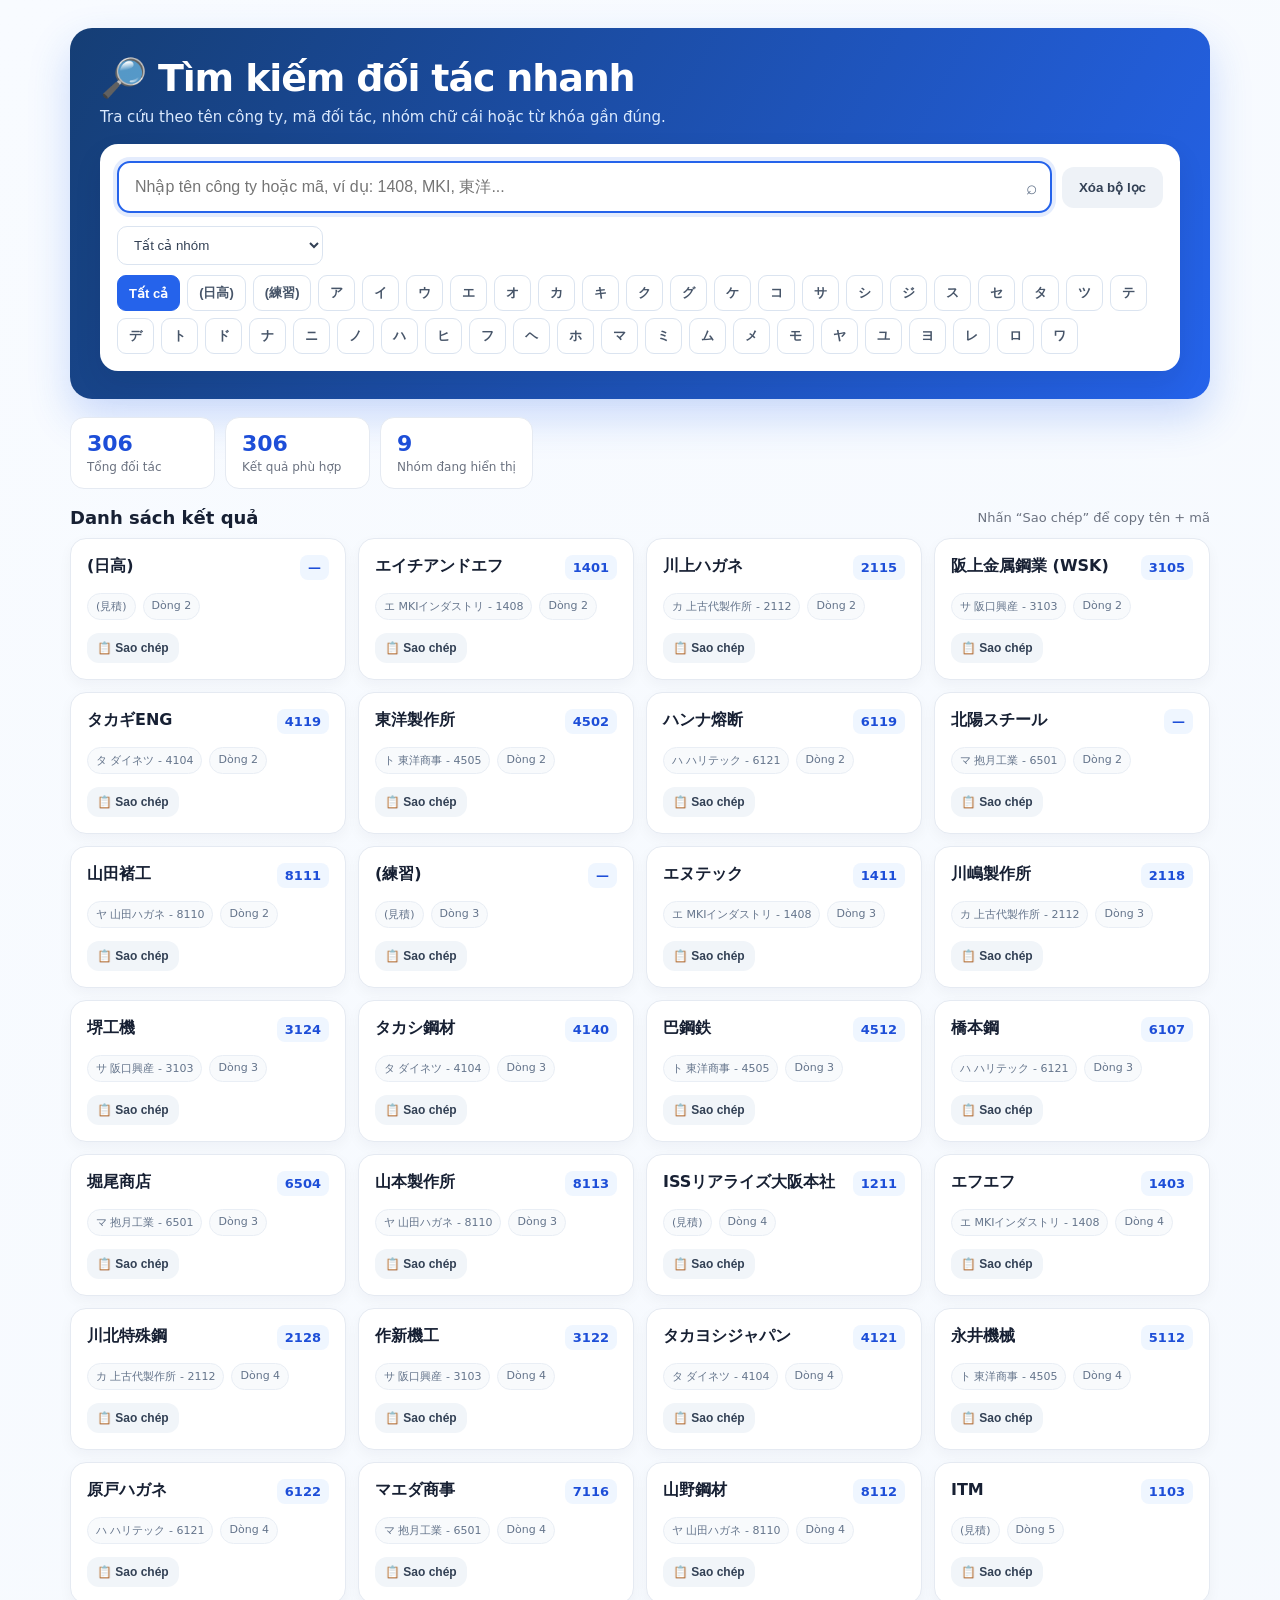
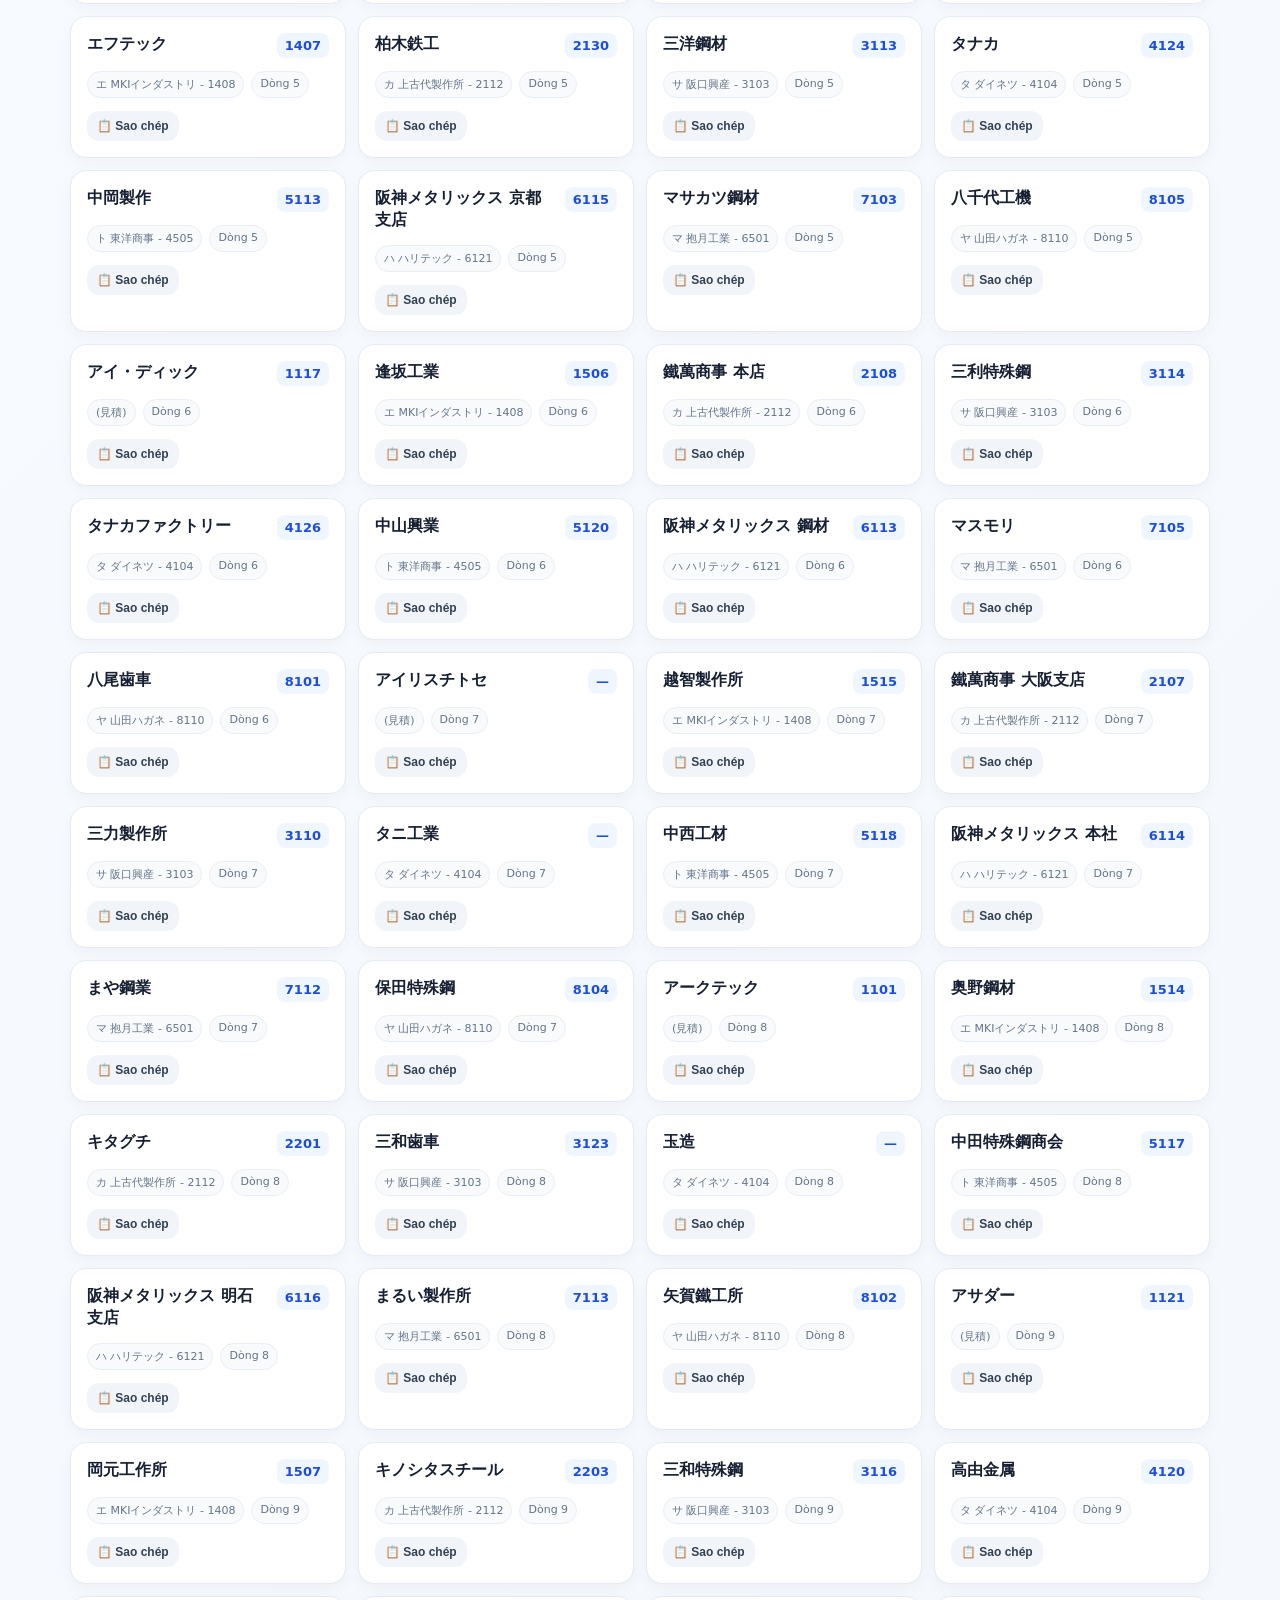
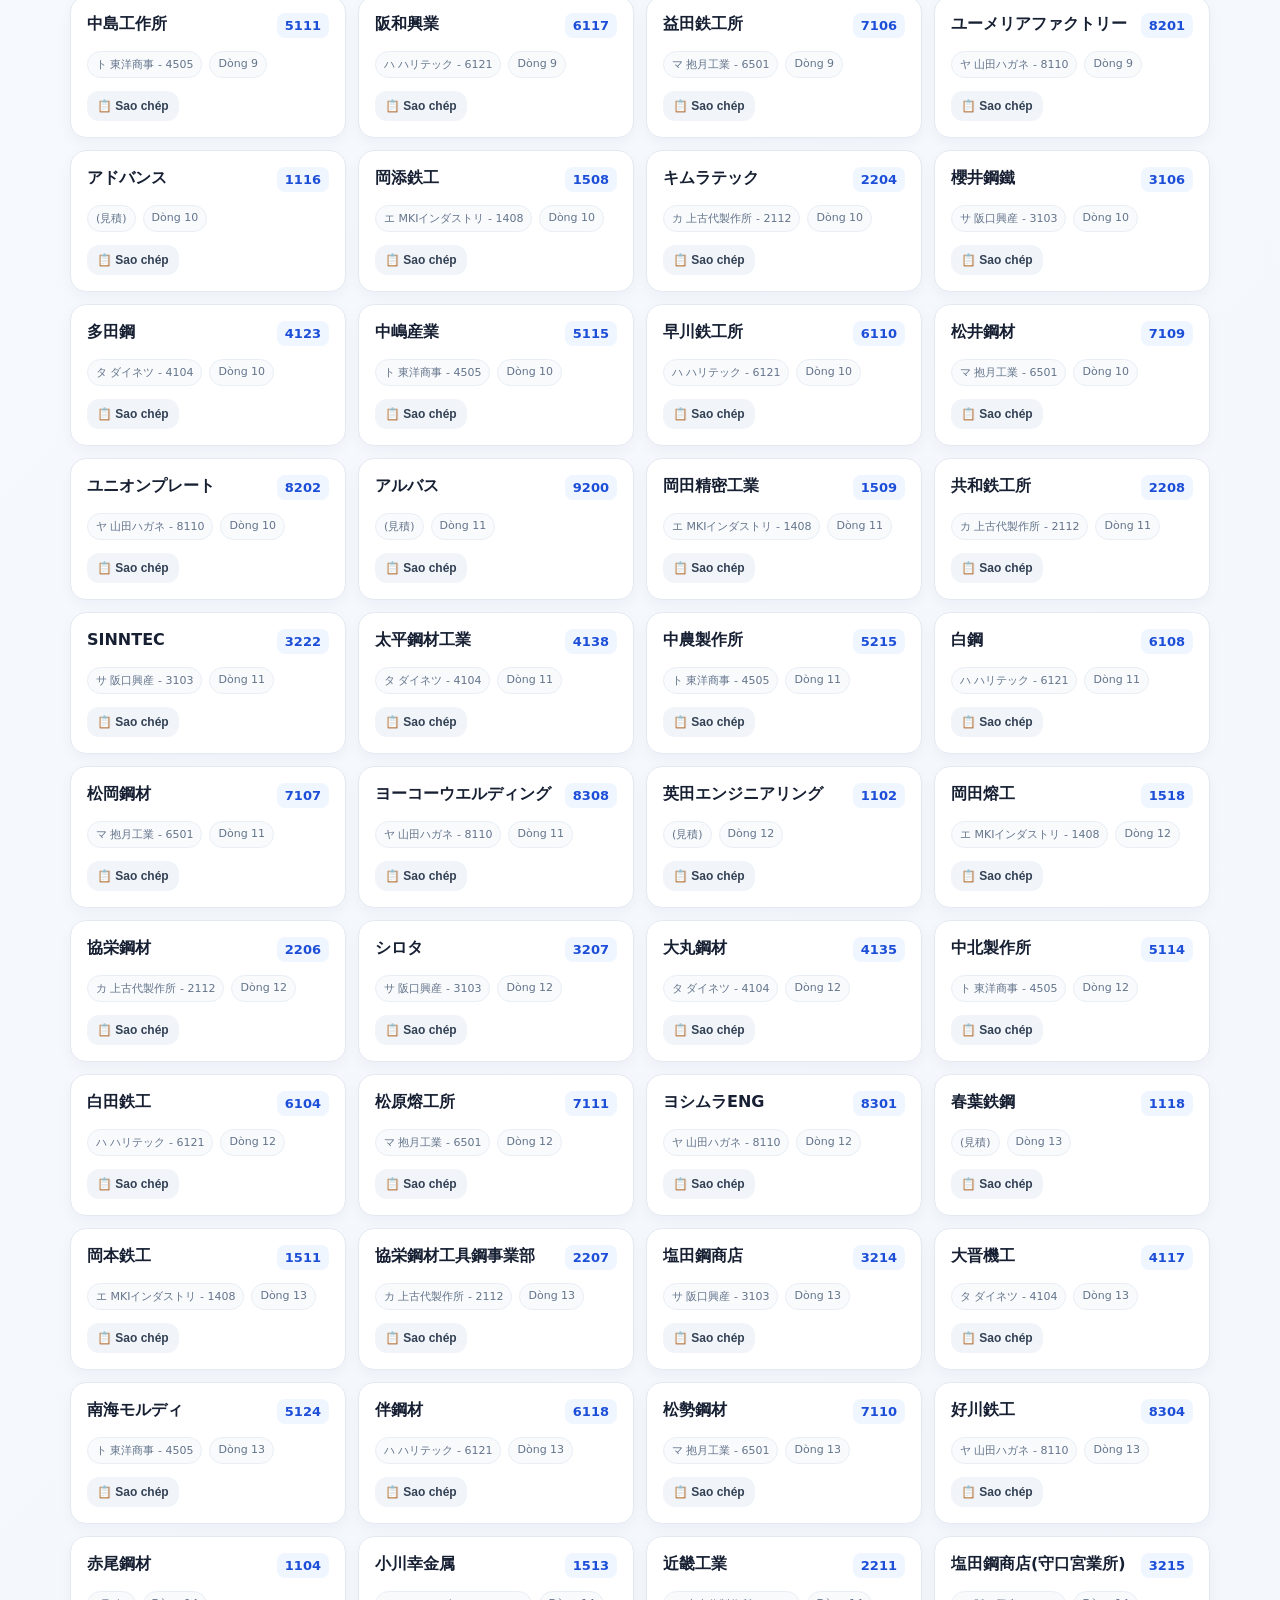
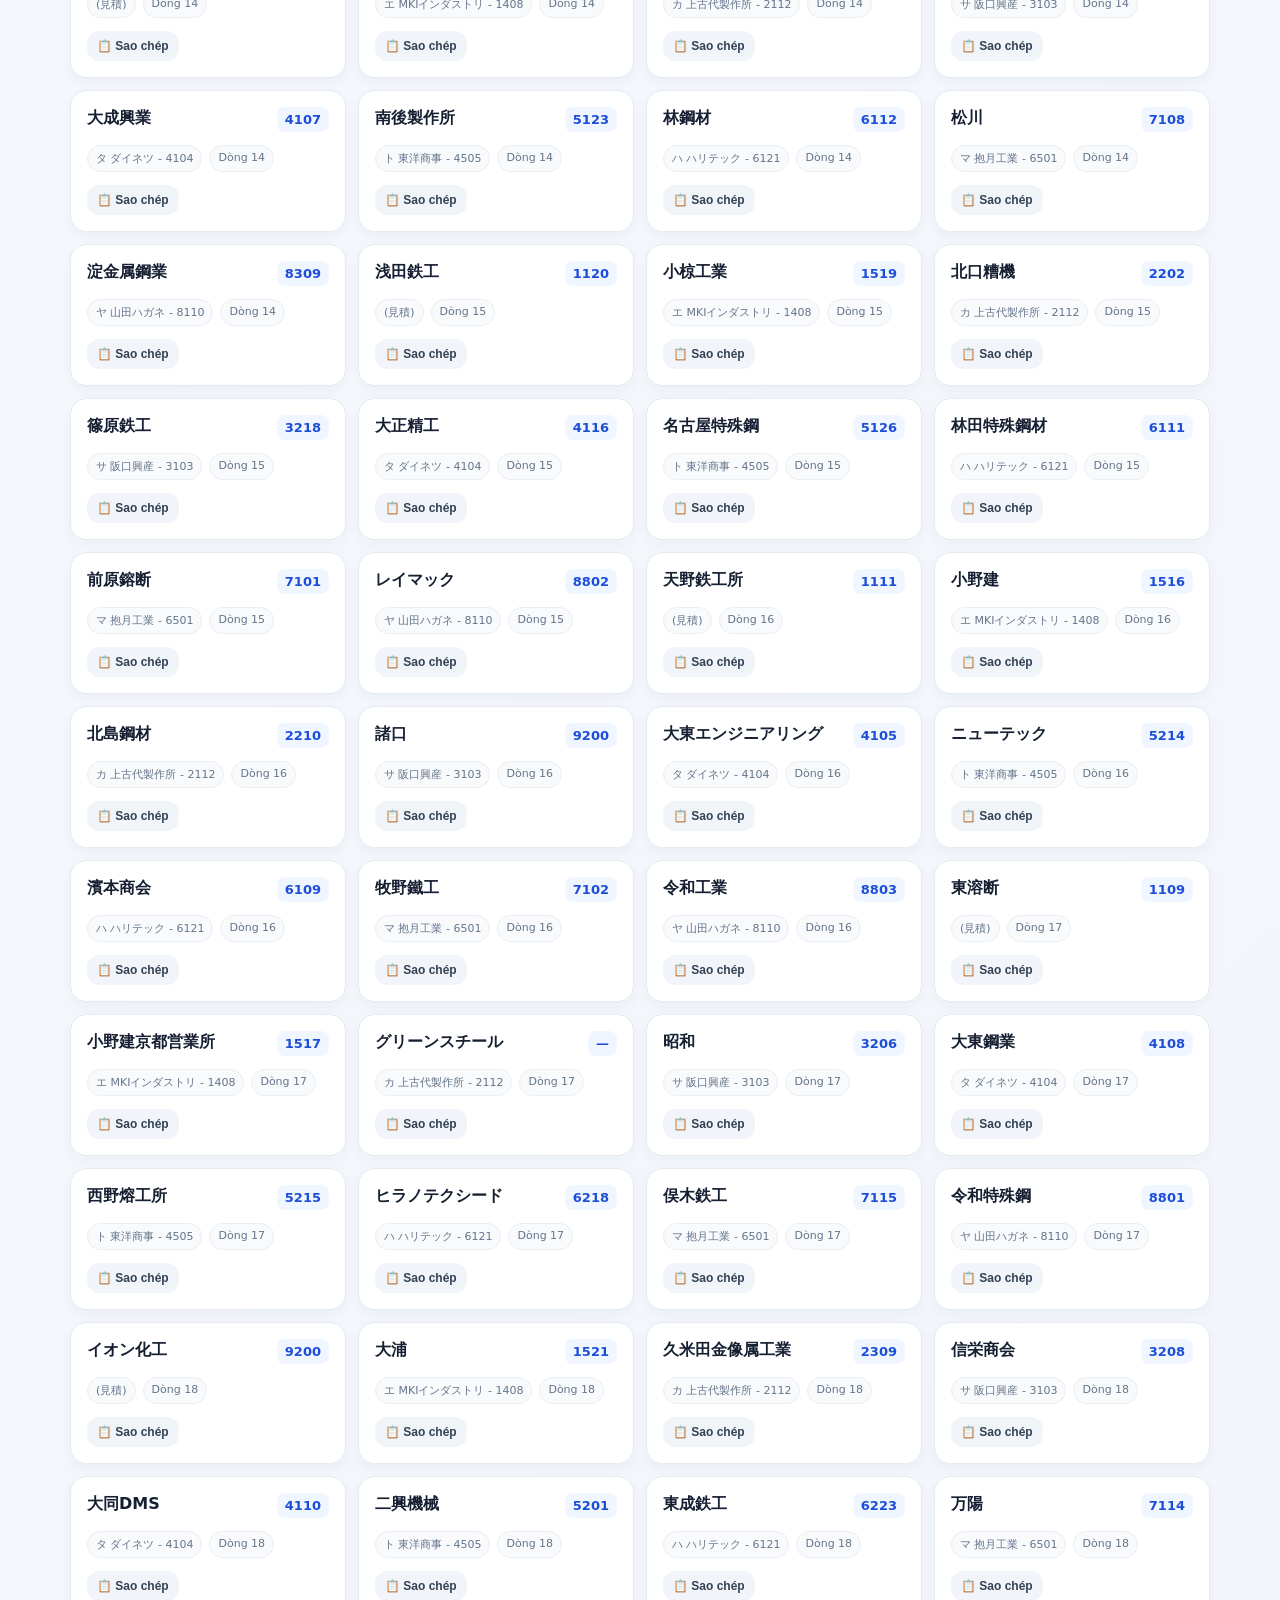
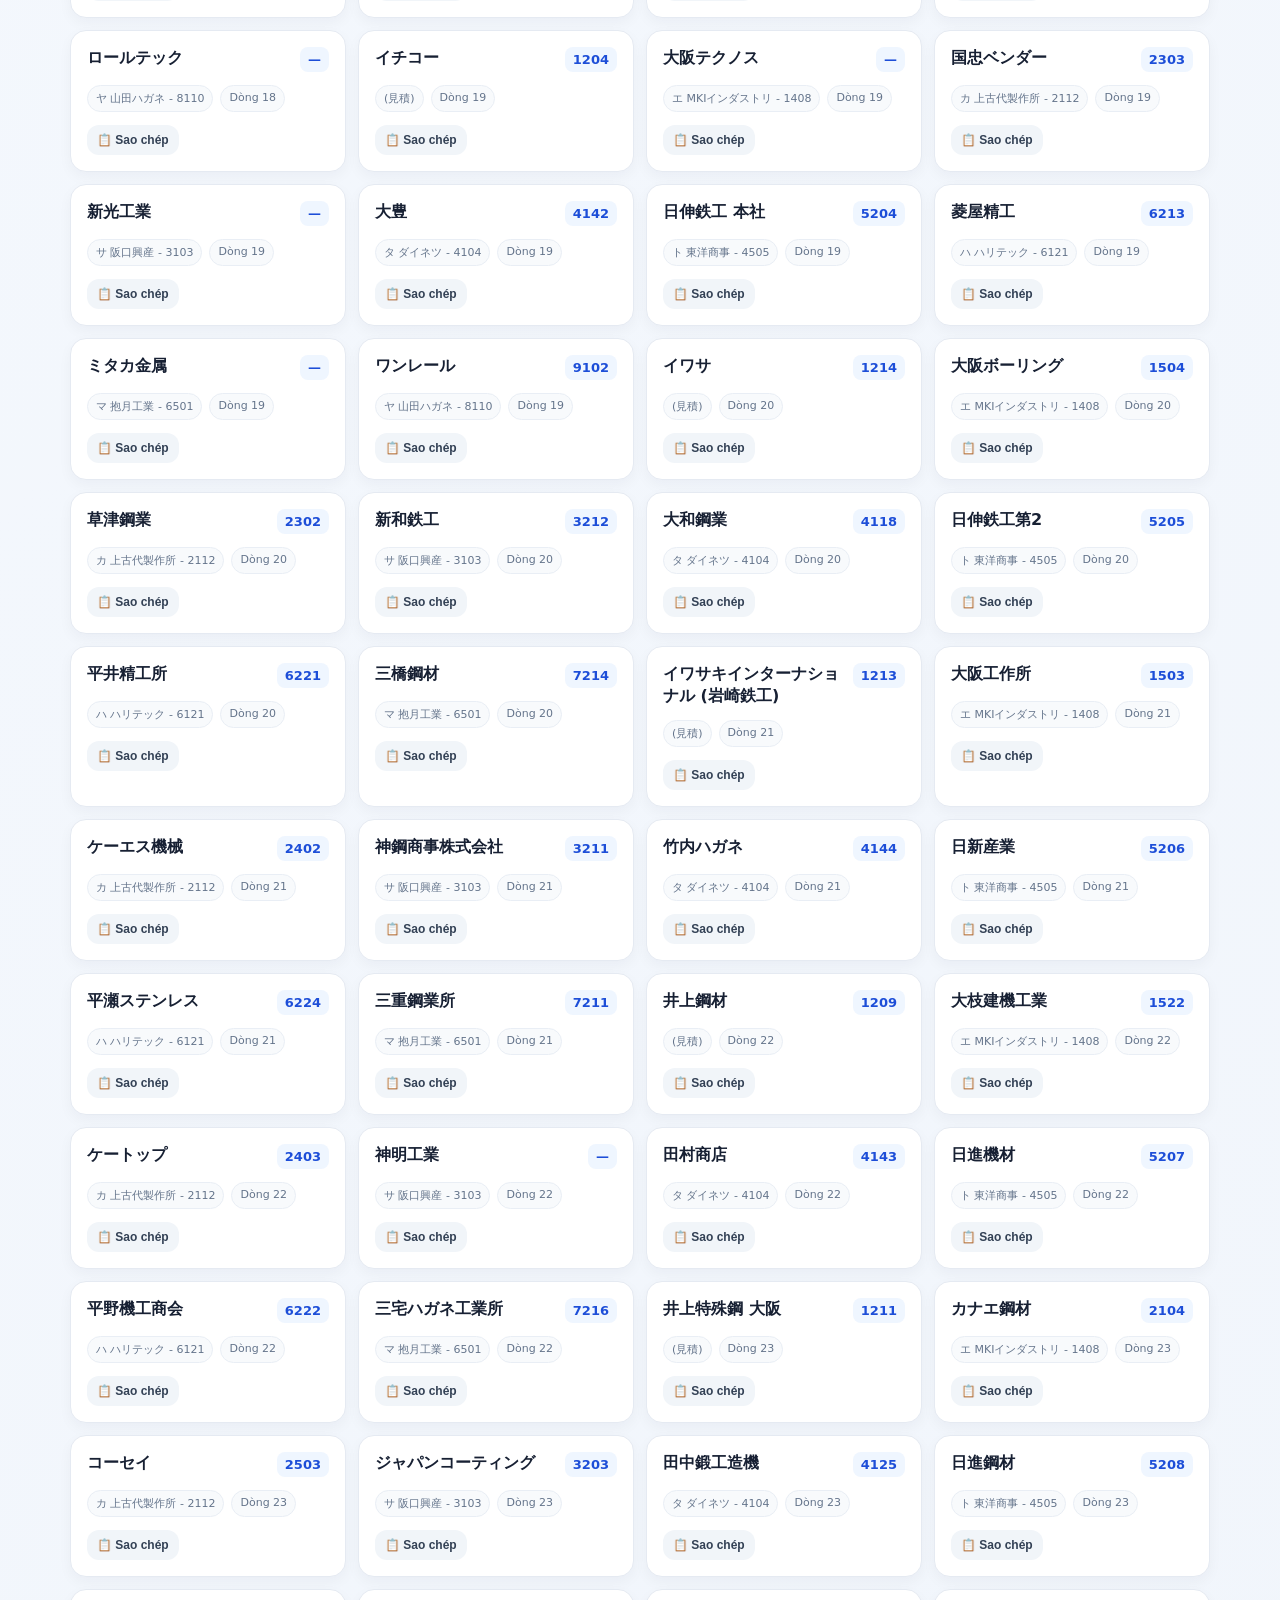
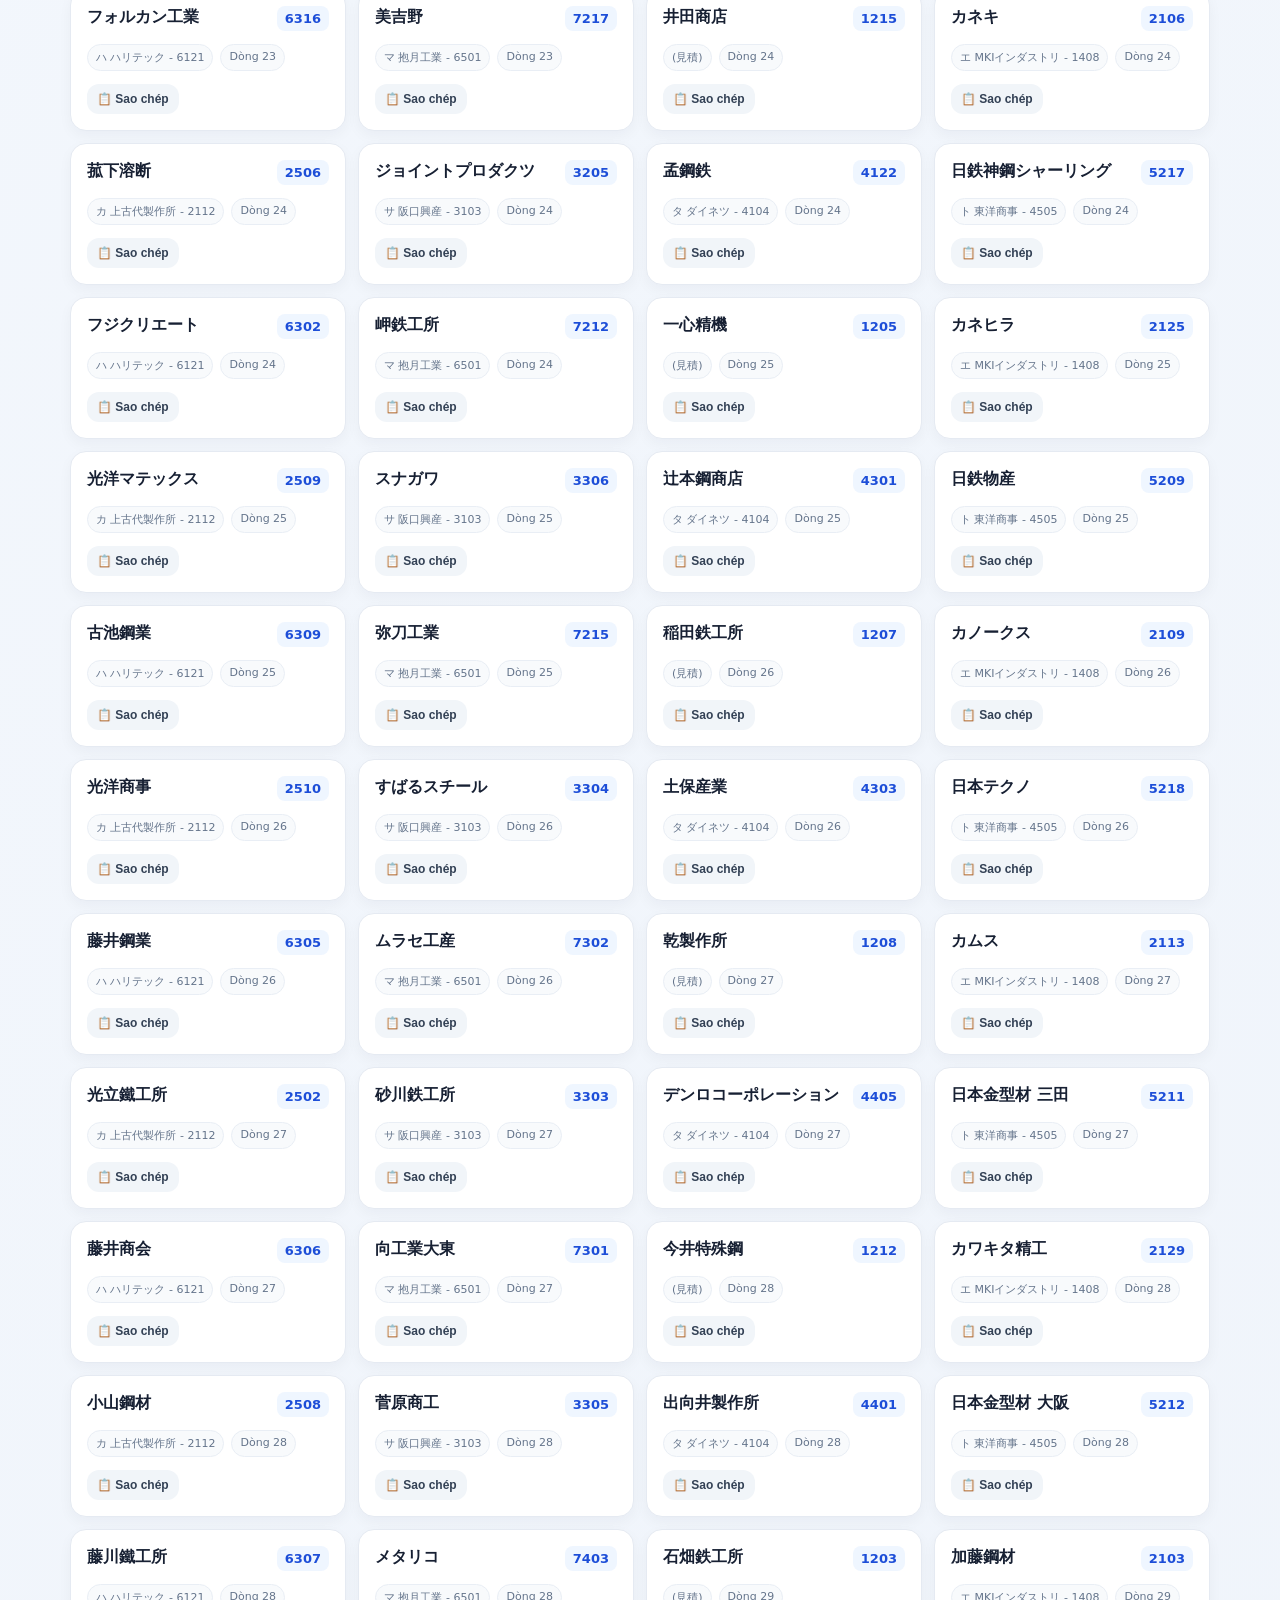
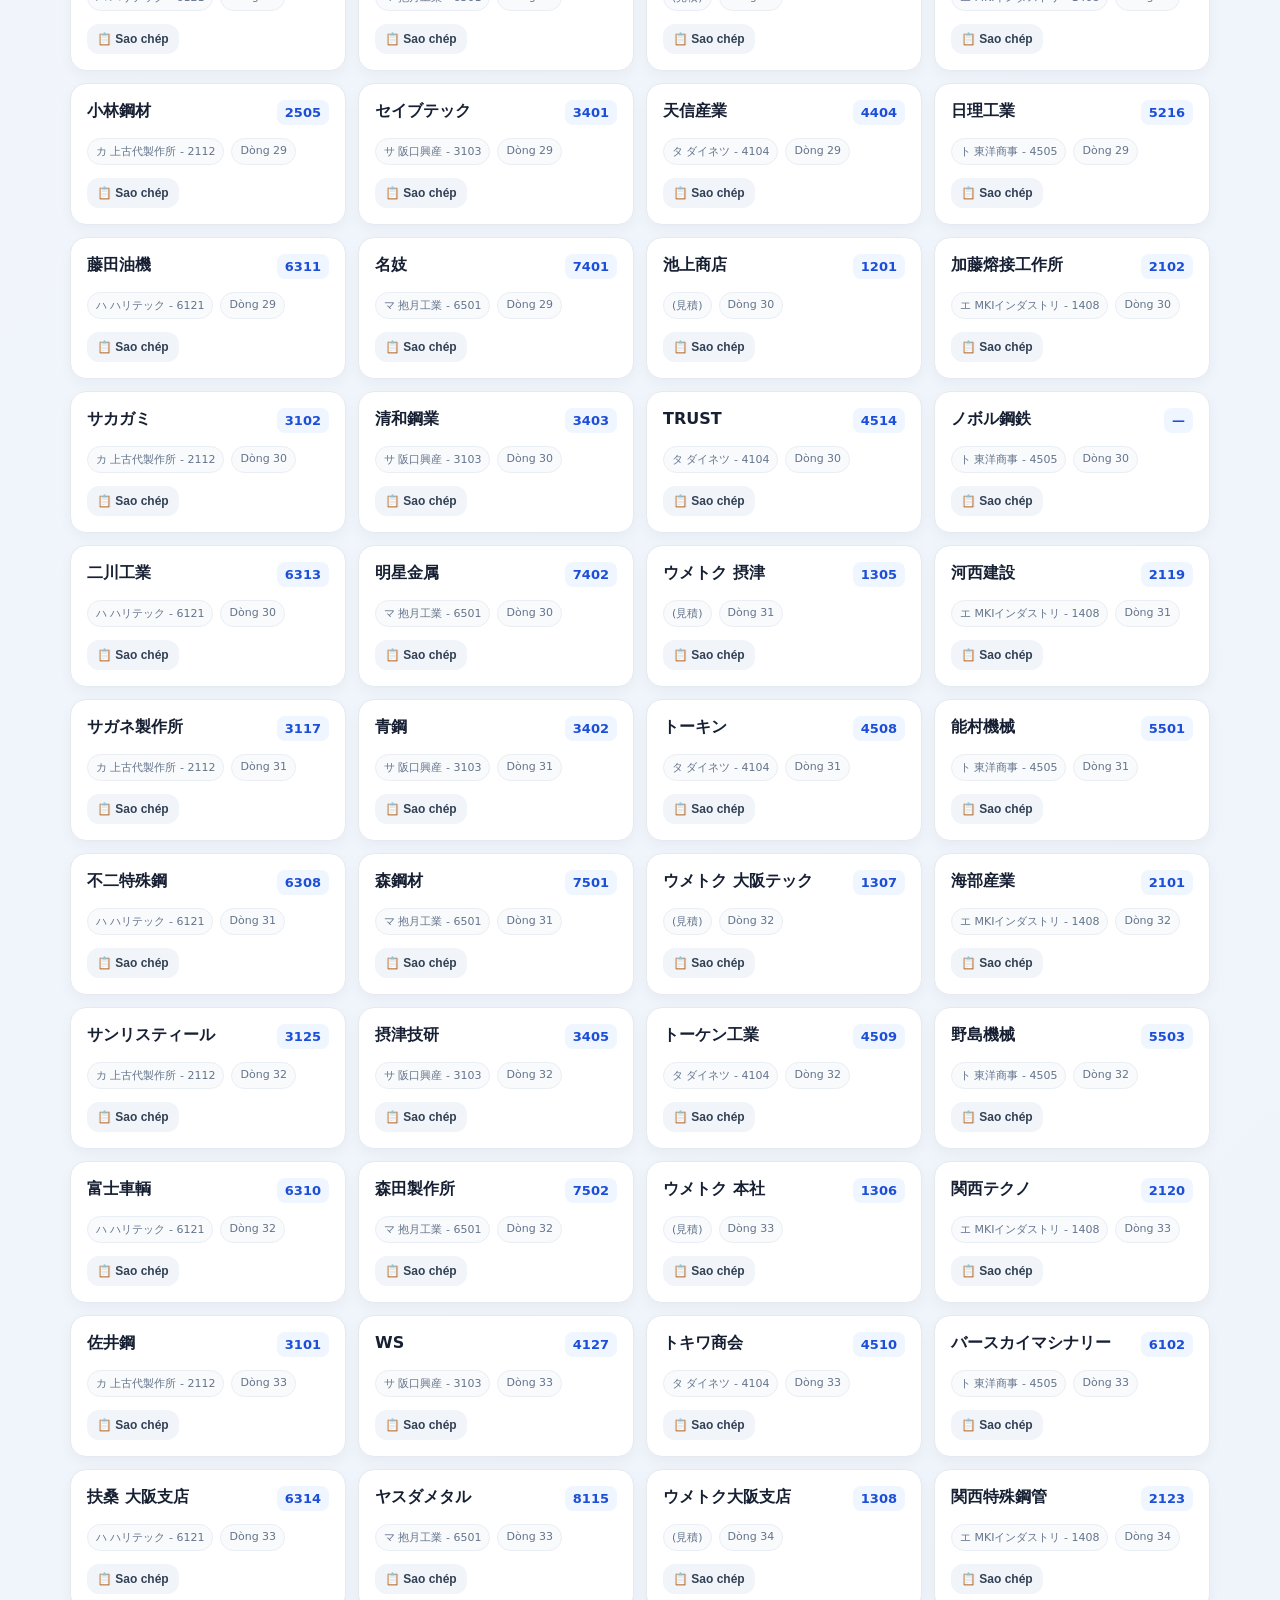
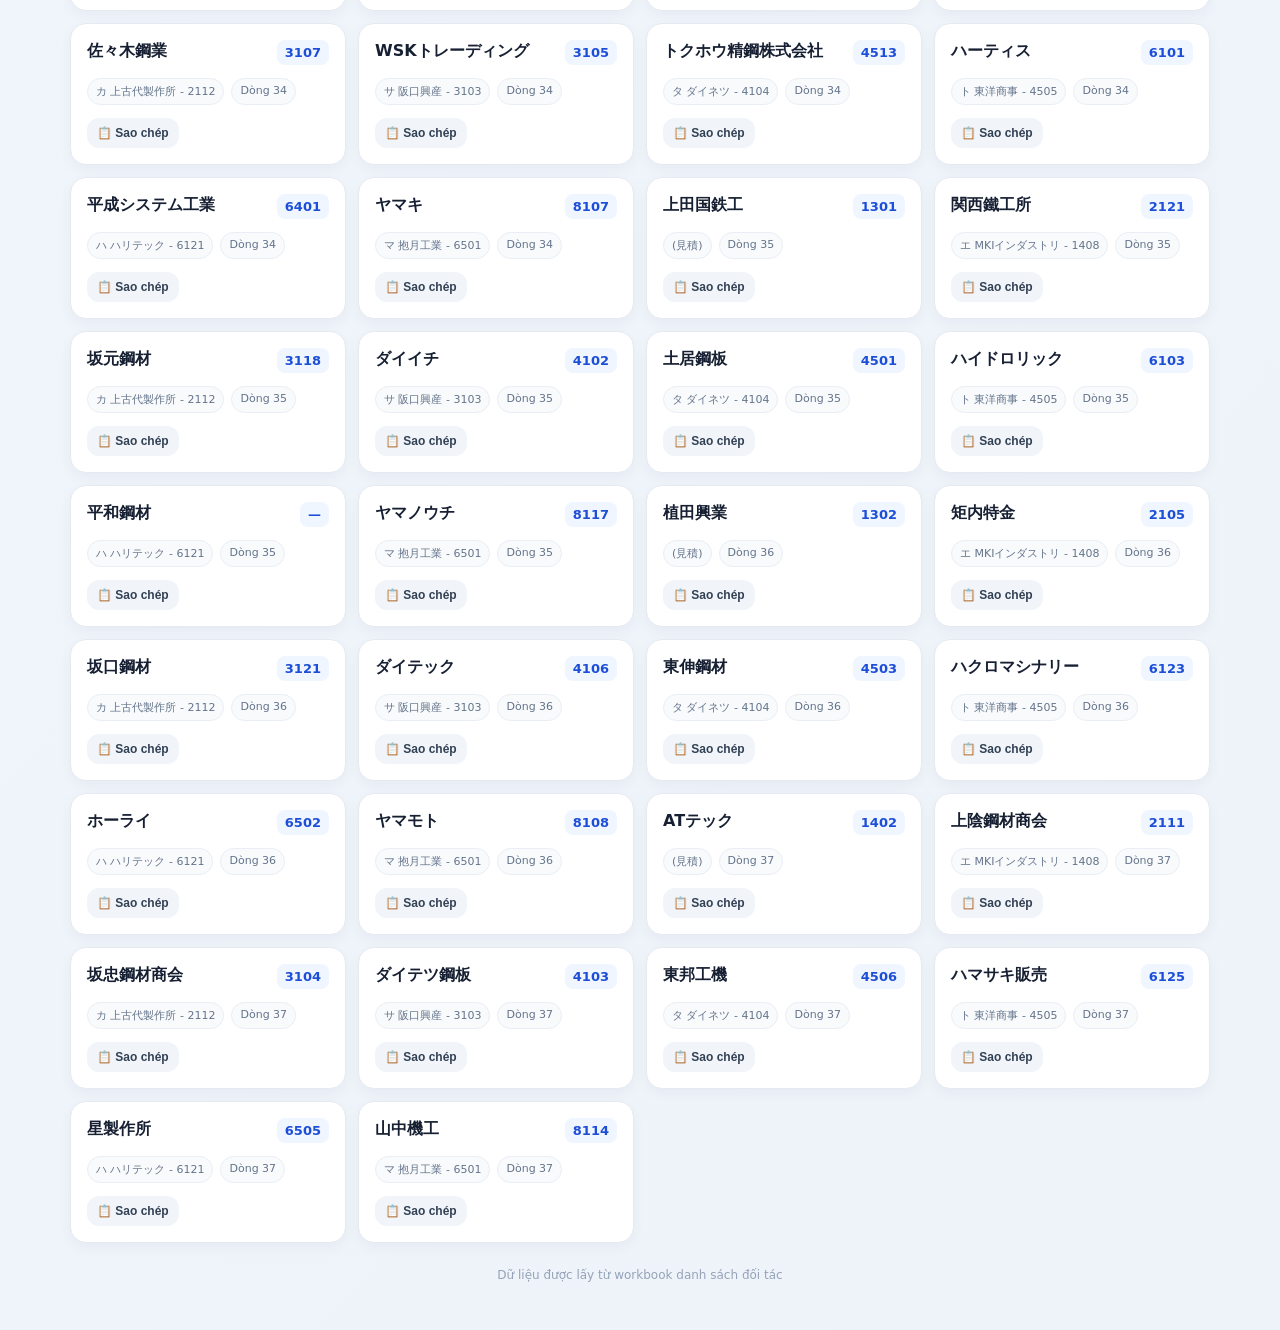
<file: index.html>
<!doctype html>
<html lang="vi">
<head>
<meta charset="utf-8" />
<meta name="viewport" content="width=device-width, initial-scale=1" />
<title>Tìm kiếm đối tác</title>
<style>
:root {
  --bg:#f4f7fb; --card:#ffffff; --text:#172033; --muted:#6b7280; --line:#e5eaf2;
  --primary:#2563eb; --primary2:#1d4ed8; --soft:#eff6ff; --success:#0f766e;
}
* { box-sizing:border-box; }
body { margin:0; font-family: Inter, ui-sans-serif, system-ui, -apple-system, Segoe UI, sans-serif; background:linear-gradient(135deg,#f8fbff,#eef3fa); color:var(--text); }
.app { max-width:1180px; margin:0 auto; padding:28px 20px 48px; }
.hero { background:linear-gradient(120deg,#153e75,#2563eb); color:#fff; border-radius:22px; padding:28px 30px; box-shadow:0 18px 42px rgba(37,99,235,.22); }
.hero h1 { margin:0 0 8px; font-size:clamp(25px,4vw,38px); letter-spacing:-.03em; }
.hero p { margin:0; color:#dbeafe; font-size:15px; }
.search-panel { margin-top:18px; background:var(--card); border:1px solid rgba(255,255,255,.5); border-radius:18px; padding:16px; box-shadow:0 12px 28px rgba(15,23,42,.09); }
.search-row { display:flex; gap:10px; align-items:center; }
.search-box { flex:1; position:relative; }
.search-box input { width:100%; border:2px solid #dbe4f0; border-radius:13px; padding:15px 48px 15px 16px; font-size:16px; outline:none; transition:.2s; }
.search-box input:focus { border-color:var(--primary); box-shadow:0 0 0 4px rgba(37,99,235,.12); }
.search-icon { position:absolute; right:15px; top:50%; transform:translateY(-50%); color:#64748b; font-size:19px; }
button { border:0; border-radius:12px; padding:13px 17px; font-weight:700; cursor:pointer; transition:.2s; }
.clear-btn { background:#eef2f7; color:#334155; }
.clear-btn:hover { background:#e2e8f0; }
.toolbar { display:flex; flex-wrap:wrap; gap:10px; margin-top:13px; align-items:center; }
select { border:1px solid #dbe4f0; background:#fff; border-radius:10px; padding:10px 12px; color:#334155; }
.kana-list { display:flex; flex-wrap:wrap; gap:7px; }
.kana-btn { padding:8px 11px; border:1px solid #dbe4f0; background:#fff; color:#475569; border-radius:9px; font-size:13px; }
.kana-btn.active, .kana-btn:hover { background:var(--primary); color:#fff; border-color:var(--primary); }
.stats { display:flex; gap:10px; flex-wrap:wrap; margin:18px 0 12px; }
.stat { background:#fff; border:1px solid var(--line); border-radius:14px; padding:13px 16px; min-width:145px; }
.stat strong { display:block; font-size:22px; color:var(--primary2); }
.stat span { color:var(--muted); font-size:12px; }
.result-head { display:flex; justify-content:space-between; gap:10px; align-items:center; margin:18px 0 10px; }
.result-head h2 { margin:0; font-size:18px; }
.hint { color:var(--muted); font-size:13px; }
.grid { display:grid; grid-template-columns:repeat(auto-fill,minmax(275px,1fr)); gap:12px; }
.card { background:#fff; border:1px solid var(--line); border-radius:16px; padding:16px; box-shadow:0 5px 14px rgba(15,23,42,.04); transition:.2s; }
.card:hover { transform:translateY(-2px); box-shadow:0 10px 24px rgba(15,23,42,.10); border-color:#bfd3f7; }
.card-top { display:flex; justify-content:space-between; gap:12px; align-items:flex-start; }
.name { font-size:16px; font-weight:800; line-height:1.4; }
.code { font-variant-numeric:tabular-nums; color:var(--primary2); background:var(--soft); border-radius:8px; padding:5px 8px; font-weight:800; font-size:13px; white-space:nowrap; }
.meta { display:flex; gap:7px; flex-wrap:wrap; margin-top:13px; }
.tag { font-size:11px; color:#64748b; background:#f8fafc; border:1px solid #e9eef5; border-radius:999px; padding:5px 8px; }
.copy { margin-top:13px; padding:8px 10px; background:#f1f5f9; color:#334155; font-size:12px; }
.copy:hover { background:#dbeafe; color:#1d4ed8; }
mark { background:#fef08a; color:inherit; padding:0 2px; border-radius:3px; }
.empty { padding:40px 20px; text-align:center; color:var(--muted); background:#fff; border:1px dashed #cbd5e1; border-radius:16px; }
.footer { margin-top:25px; color:#94a3b8; font-size:12px; text-align:center; }
@media(max-width:620px) { .app { padding:15px 12px 30px; } .hero { padding:22px 18px; } .search-row { flex-direction:column; align-items:stretch; } .clear-btn { width:100%; } .stat { flex:1; min-width:110px; } }
</style>
</head>
<body>
<div class="app">
  <section class="hero">
    <h1>🔎 Tìm kiếm đối tác nhanh</h1>
    <p>Tra cứu theo tên công ty, mã đối tác, nhóm chữ cái hoặc từ khóa gần đúng.</p>
    <div class="search-panel">
      <div class="search-row">
        <div class="search-box"><input id="searchInput" type="search" placeholder="Nhập tên công ty hoặc mã, ví dụ: 1408, MKI, 東洋..." autofocus /><span class="search-icon">⌕</span></div>
        <button class="clear-btn" id="clearBtn">Xóa bộ lọc</button>
      </div>
      <div class="toolbar">
        <select id="groupFilter"><option value="">Tất cả nhóm</option></select>
        <div class="kana-list" id="kanaList"></div>
      </div>
    </div>
  </section>
  <section class="stats">
    <div class="stat"><strong id="totalCount">0</strong><span>Tổng đối tác</span></div>
    <div class="stat"><strong id="shownCount">0</strong><span>Kết quả phù hợp</span></div>
    <div class="stat"><strong id="groupCount">0</strong><span>Nhóm đang hiển thị</span></div>
  </section>
  <div class="result-head"><h2>Danh sách kết quả</h2><div class="hint">Nhấn “Sao chép” để copy tên + mã</div></div>
  <div id="results" class="grid"></div>
  <div class="footer">Dữ liệu được lấy từ workbook danh sách đối tác</div>
</div>
<script>
const DATA = [{"group": "(見積)", "kana": "(日高)", "name": "(日高)", "display": "(日高)", "code": "", "row": 2}, {"group": "エ MKIインダストリ - 1408", "kana": "エ", "name": "エイチアンドエフ", "display": "エ エイチアンドエフ", "code": "1401", "row": 2}, {"group": "カ 上古代製作所 - 2112", "kana": "カ", "name": "川上ハガネ", "display": "カ 川上ハガネ", "code": "2115", "row": 2}, {"group": "サ 阪口興産 - 3103", "kana": "サ", "name": "阪上金属鋼業 (WSK)", "display": "サ 阪上金属鋼業 (WSK)", "code": "3105", "row": 2}, {"group": "タ ダイネツ - 4104", "kana": "タ", "name": "タカギENG", "display": "タ タカギENG", "code": "4119", "row": 2}, {"group": "ト 東洋商事 - 4505", "kana": "ト", "name": "東洋製作所", "display": "ト 東洋製作所", "code": "4502", "row": 2}, {"group": "ハ ハリテック - 6121", "kana": "ハ", "name": "ハンナ熔断", "display": "ハ ハンナ熔断", "code": "6119", "row": 2}, {"group": "マ 抱月工業 - 6501", "kana": "マ", "name": "北陽スチール", "display": "マ 北陽スチール", "code": "", "row": 2}, {"group": "ヤ 山田ハガネ - 8110", "kana": "ヤ", "name": "山田褚工", "display": "ヤ 山田褚工", "code": "8111", "row": 2}, {"group": "(見積)", "kana": "(練習)", "name": "(練習)", "display": "(練習)", "code": "", "row": 3}, {"group": "エ MKIインダストリ - 1408", "kana": "エ", "name": "エヌテック", "display": "エ エヌテック", "code": "1411", "row": 3}, {"group": "カ 上古代製作所 - 2112", "kana": "カ", "name": "川嶋製作所", "display": "カ 川嶋製作所", "code": "2118", "row": 3}, {"group": "サ 阪口興産 - 3103", "kana": "サ", "name": "堺工機", "display": "サ 堺工機", "code": "3124", "row": 3}, {"group": "タ ダイネツ - 4104", "kana": "タ", "name": "タカシ鋼材", "display": "タ タカシ鋼材", "code": "4140", "row": 3}, {"group": "ト 東洋商事 - 4505", "kana": "ト", "name": "巴鋼鉄", "display": "ト 巴鋼鉄", "code": "4512", "row": 3}, {"group": "ハ ハリテック - 6121", "kana": "ハ", "name": "橋本鋼", "display": "ハ 橋本鋼", "code": "6107", "row": 3}, {"group": "マ 抱月工業 - 6501", "kana": "マ", "name": "堀尾商店", "display": "マ 堀尾商店", "code": "6504", "row": 3}, {"group": "ヤ 山田ハガネ - 8110", "kana": "ヤ", "name": "山本製作所", "display": "ヤ 山本製作所", "code": "8113", "row": 3}, {"group": "(見積)", "kana": "ア", "name": "ISSリアライズ大阪本社", "display": "ア ISSリアライズ大阪本社", "code": "1211", "row": 4}, {"group": "エ MKIインダストリ - 1408", "kana": "エ", "name": "エフエフ", "display": "エ エフエフ", "code": "1403", "row": 4}, {"group": "カ 上古代製作所 - 2112", "kana": "カ", "name": "川北特殊鋼", "display": "カ 川北特殊鋼", "code": "2128", "row": 4}, {"group": "サ 阪口興産 - 3103", "kana": "サ", "name": "作新機工", "display": "サ 作新機工", "code": "3122", "row": 4}, {"group": "タ ダイネツ - 4104", "kana": "タ", "name": "タカヨシジャパン", "display": "タ タカヨシジャパン", "code": "4121", "row": 4}, {"group": "ト 東洋商事 - 4505", "kana": "ナ", "name": "永井機械", "display": "ナ 永井機械", "code": "5112", "row": 4}, {"group": "ハ ハリテック - 6121", "kana": "ハ", "name": "原戸ハガネ", "display": "ハ 原戸ハガネ", "code": "6122", "row": 4}, {"group": "マ 抱月工業 - 6501", "kana": "マ", "name": "マエダ商事", "display": "マ マエダ商事", "code": "7116", "row": 4}, {"group": "ヤ 山田ハガネ - 8110", "kana": "ヤ", "name": "山野鋼材", "display": "ヤ 山野鋼材", "code": "8112", "row": 4}, {"group": "(見積)", "kana": "ア", "name": "ITM", "display": "ア ITM", "code": "1103", "row": 5}, {"group": "エ MKIインダストリ - 1408", "kana": "エ", "name": "エフテック", "display": "エ エフテック", "code": "1407", "row": 5}, {"group": "カ 上古代製作所 - 2112", "kana": "カ", "name": "柏木鉄工", "display": "カ 柏木鉄工", "code": "2130", "row": 5}, {"group": "サ 阪口興産 - 3103", "kana": "サ", "name": "三洋鋼材", "display": "サ 三洋鋼材", "code": "3113", "row": 5}, {"group": "タ ダイネツ - 4104", "kana": "タ", "name": "タナカ", "display": "タ タナカ", "code": "4124", "row": 5}, {"group": "ト 東洋商事 - 4505", "kana": "ナ", "name": "中岡製作", "display": "ナ 中岡製作", "code": "5113", "row": 5}, {"group": "ハ ハリテック - 6121", "kana": "ハ", "name": "阪神メタリックス 京都支店", "display": "ハ 阪神メタリックス 京都支店", "code": "6115", "row": 5}, {"group": "マ 抱月工業 - 6501", "kana": "マ", "name": "マサカツ鋼材", "display": "マ マサカツ鋼材", "code": "7103", "row": 5}, {"group": "ヤ 山田ハガネ - 8110", "kana": "ヤ", "name": "八千代工機", "display": "ヤ 八千代工機", "code": "8105", "row": 5}, {"group": "(見積)", "kana": "ア", "name": "アイ・ディック", "display": "ア アイ・ディック", "code": "1117", "row": 6}, {"group": "エ MKIインダストリ - 1408", "kana": "オ", "name": "逢坂工業", "display": "オ 逢坂工業", "code": "1506", "row": 6}, {"group": "カ 上古代製作所 - 2112", "kana": "カ", "name": "鐵萬商事 本店", "display": "カ 鐵萬商事 本店", "code": "2108", "row": 6}, {"group": "サ 阪口興産 - 3103", "kana": "サ", "name": "三利特殊鋼", "display": "サ 三利特殊鋼", "code": "3114", "row": 6}, {"group": "タ ダイネツ - 4104", "kana": "タ", "name": "タナカファクトリー", "display": "タ タナカファクトリー", "code": "4126", "row": 6}, {"group": "ト 東洋商事 - 4505", "kana": "ナ", "name": "中山興業", "display": "ナ 中山興業", "code": "5120", "row": 6}, {"group": "ハ ハリテック - 6121", "kana": "ハ", "name": "阪神メタリックス 鋼材", "display": "ハ 阪神メタリックス 鋼材", "code": "6113", "row": 6}, {"group": "マ 抱月工業 - 6501", "kana": "マ", "name": "マスモリ", "display": "マ マスモリ", "code": "7105", "row": 6}, {"group": "ヤ 山田ハガネ - 8110", "kana": "ヤ", "name": "八尾歯車", "display": "ヤ 八尾歯車", "code": "8101", "row": 6}, {"group": "(見積)", "kana": "ア", "name": "アイリスチトセ", "display": "ア アイリスチトセ", "code": "", "row": 7}, {"group": "エ MKIインダストリ - 1408", "kana": "オ", "name": "越智製作所", "display": "オ 越智製作所", "code": "1515", "row": 7}, {"group": "カ 上古代製作所 - 2112", "kana": "カ", "name": "鐵萬商事 大阪支店", "display": "カ 鐵萬商事 大阪支店", "code": "2107", "row": 7}, {"group": "サ 阪口興産 - 3103", "kana": "サ", "name": "三力製作所", "display": "サ 三力製作所", "code": "3110", "row": 7}, {"group": "タ ダイネツ - 4104", "kana": "タ", "name": "タニ工業", "display": "タ タニ工業", "code": "", "row": 7}, {"group": "ト 東洋商事 - 4505", "kana": "ナ", "name": "中西工材", "display": "ナ 中西工材", "code": "5118", "row": 7}, {"group": "ハ ハリテック - 6121", "kana": "ハ", "name": "阪神メタリックス 本社", "display": "ハ 阪神メタリックス 本社", "code": "6114", "row": 7}, {"group": "マ 抱月工業 - 6501", "kana": "マ", "name": "まや鋼業", "display": "マ まや鋼業", "code": "7112", "row": 7}, {"group": "ヤ 山田ハガネ - 8110", "kana": "ヤ", "name": "保田特殊鋼", "display": "ヤ 保田特殊鋼", "code": "8104", "row": 7}, {"group": "(見積)", "kana": "ア", "name": "アークテック", "display": "ア アークテック", "code": "1101", "row": 8}, {"group": "エ MKIインダストリ - 1408", "kana": "オ", "name": "奥野鋼材", "display": "オ 奥野鋼材", "code": "1514", "row": 8}, {"group": "カ 上古代製作所 - 2112", "kana": "キ", "name": "キタグチ", "display": "キ キタグチ", "code": "2201", "row": 8}, {"group": "サ 阪口興産 - 3103", "kana": "サ", "name": "三和歯車", "display": "サ 三和歯車", "code": "3123", "row": 8}, {"group": "タ ダイネツ - 4104", "kana": "タ", "name": "玉造", "display": "タ 玉造", "code": "", "row": 8}, {"group": "ト 東洋商事 - 4505", "kana": "ナ", "name": "中田特殊鋼商会", "display": "ナ 中田特殊鋼商会", "code": "5117", "row": 8}, {"group": "ハ ハリテック - 6121", "kana": "ハ", "name": "阪神メタリックス 明石支店", "display": "ハ 阪神メタリックス 明石支店", "code": "6116", "row": 8}, {"group": "マ 抱月工業 - 6501", "kana": "マ", "name": "まるい製作所", "display": "マ まるい製作所", "code": "7113", "row": 8}, {"group": "ヤ 山田ハガネ - 8110", "kana": "ヤ", "name": "矢賀鐵工所", "display": "ヤ 矢賀鐵工所", "code": "8102", "row": 8}, {"group": "(見積)", "kana": "ア", "name": "アサダー", "display": "ア アサダー", "code": "1121", "row": 9}, {"group": "エ MKIインダストリ - 1408", "kana": "オ", "name": "岡元工作所", "display": "オ 岡元工作所", "code": "1507", "row": 9}, {"group": "カ 上古代製作所 - 2112", "kana": "キ", "name": "キノシタスチール", "display": "キ キノシタスチール", "code": "2203", "row": 9}, {"group": "サ 阪口興産 - 3103", "kana": "サ", "name": "三和特殊鋼", "display": "サ 三和特殊鋼", "code": "3116", "row": 9}, {"group": "タ ダイネツ - 4104", "kana": "タ", "name": "高由金属", "display": "タ 高由金属", "code": "4120", "row": 9}, {"group": "ト 東洋商事 - 4505", "kana": "ナ", "name": "中島工作所", "display": "ナ 中島工作所", "code": "5111", "row": 9}, {"group": "ハ ハリテック - 6121", "kana": "ハ", "name": "阪和興業", "display": "ハ 阪和興業", "code": "6117", "row": 9}, {"group": "マ 抱月工業 - 6501", "kana": "マ", "name": "益田鉄工所", "display": "マ 益田鉄工所", "code": "7106", "row": 9}, {"group": "ヤ 山田ハガネ - 8110", "kana": "ユ", "name": "ユーメリアファクトリー", "display": "ユ ユーメリアファクトリー", "code": "8201", "row": 9}, {"group": "(見積)", "kana": "ア", "name": "アドバンス", "display": "ア アドバンス", "code": "1116", "row": 10}, {"group": "エ MKIインダストリ - 1408", "kana": "オ", "name": "岡添鉄工", "display": "オ 岡添鉄工", "code": "1508", "row": 10}, {"group": "カ 上古代製作所 - 2112", "kana": "キ", "name": "キムラテック", "display": "キ キムラテック", "code": "2204", "row": 10}, {"group": "サ 阪口興産 - 3103", "kana": "サ", "name": "櫻井鋼鐵", "display": "サ 櫻井鋼鐵", "code": "3106", "row": 10}, {"group": "タ ダイネツ - 4104", "kana": "タ", "name": "多田鋼", "display": "タ 多田鋼", "code": "4123", "row": 10}, {"group": "ト 東洋商事 - 4505", "kana": "ナ", "name": "中嶋産業", "display": "ナ 中嶋産業", "code": "5115", "row": 10}, {"group": "ハ ハリテック - 6121", "kana": "ハ", "name": "早川鉄工所", "display": "ハ 早川鉄工所", "code": "6110", "row": 10}, {"group": "マ 抱月工業 - 6501", "kana": "マ", "name": "松井鋼材", "display": "マ 松井鋼材", "code": "7109", "row": 10}, {"group": "ヤ 山田ハガネ - 8110", "kana": "ユ", "name": "ユニオンプレート", "display": "ユ ユニオンプレート", "code": "8202", "row": 10}, {"group": "(見積)", "kana": "ア", "name": "アルバス", "display": "ア アルバス", "code": "9200", "row": 11}, {"group": "エ MKIインダストリ - 1408", "kana": "オ", "name": "岡田精密工業", "display": "オ 岡田精密工業", "code": "1509", "row": 11}, {"group": "カ 上古代製作所 - 2112", "kana": "キ", "name": "共和鉄工所", "display": "キ 共和鉄工所", "code": "2208", "row": 11}, {"group": "サ 阪口興産 - 3103", "kana": "シ", "name": "SINNTEC", "display": "シ SINNTEC", "code": "3222", "row": 11}, {"group": "タ ダイネツ - 4104", "kana": "タ", "name": "太平鋼材工業", "display": "タ 太平鋼材工業", "code": "4138", "row": 11}, {"group": "ト 東洋商事 - 4505", "kana": "ナ", "name": "中農製作所", "display": "ナ 中農製作所", "code": "5215", "row": 11}, {"group": "ハ ハリテック - 6121", "kana": "ハ", "name": "白鋼", "display": "ハ 白鋼", "code": "6108", "row": 11}, {"group": "マ 抱月工業 - 6501", "kana": "マ", "name": "松岡鋼材", "display": "マ 松岡鋼材", "code": "7107", "row": 11}, {"group": "ヤ 山田ハガネ - 8110", "kana": "ヨ", "name": "ヨーコーウエルディング", "display": "ヨ ヨーコーウエルディング", "code": "8308", "row": 11}, {"group": "(見積)", "kana": "ア", "name": "英田エンジニアリング", "display": "ア 英田エンジニアリング", "code": "1102", "row": 12}, {"group": "エ MKIインダストリ - 1408", "kana": "オ", "name": "岡田熔工", "display": "オ 岡田熔工", "code": "1518", "row": 12}, {"group": "カ 上古代製作所 - 2112", "kana": "キ", "name": "協栄鋼材", "display": "キ 協栄鋼材", "code": "2206", "row": 12}, {"group": "サ 阪口興産 - 3103", "kana": "シ", "name": "シロタ", "display": "シ シロタ", "code": "3207", "row": 12}, {"group": "タ ダイネツ - 4104", "kana": "タ", "name": "大丸鋼材", "display": "タ 大丸鋼材", "code": "4135", "row": 12}, {"group": "ト 東洋商事 - 4505", "kana": "ナ", "name": "中北製作所", "display": "ナ 中北製作所", "code": "5114", "row": 12}, {"group": "ハ ハリテック - 6121", "kana": "ハ", "name": "白田鉄工", "display": "ハ 白田鉄工", "code": "6104", "row": 12}, {"group": "マ 抱月工業 - 6501", "kana": "マ", "name": "松原熔工所", "display": "マ 松原熔工所", "code": "7111", "row": 12}, {"group": "ヤ 山田ハガネ - 8110", "kana": "ヨ", "name": "ヨシムラENG", "display": "ヨ ヨシムラENG", "code": "8301", "row": 12}, {"group": "(見積)", "kana": "ア", "name": "春葉鉄鋼", "display": "ア 春葉鉄鋼", "code": "1118", "row": 13}, {"group": "エ MKIインダストリ - 1408", "kana": "オ", "name": "岡本鉄工", "display": "オ 岡本鉄工", "code": "1511", "row": 13}, {"group": "カ 上古代製作所 - 2112", "kana": "キ", "name": "協栄鋼材工具鋼事業部", "display": "キ 協栄鋼材工具鋼事業部", "code": "2207", "row": 13}, {"group": "サ 阪口興産 - 3103", "kana": "シ", "name": "塩田鋼商店", "display": "シ 塩田鋼商店", "code": "3214", "row": 13}, {"group": "タ ダイネツ - 4104", "kana": "タ", "name": "大晋機工", "display": "タ 大晋機工", "code": "4117", "row": 13}, {"group": "ト 東洋商事 - 4505", "kana": "ナ", "name": "南海モルディ", "display": "ナ 南海モルディ", "code": "5124", "row": 13}, {"group": "ハ ハリテック - 6121", "kana": "ハ", "name": "伴鋼材", "display": "ハ 伴鋼材", "code": "6118", "row": 13}, {"group": "マ 抱月工業 - 6501", "kana": "マ", "name": "松勢鋼材", "display": "マ 松勢鋼材", "code": "7110", "row": 13}, {"group": "ヤ 山田ハガネ - 8110", "kana": "ヨ", "name": "好川鉄工", "display": "ヨ 好川鉄工", "code": "8304", "row": 13}, {"group": "(見積)", "kana": "ア", "name": "赤尾鋼材", "display": "ア 赤尾鋼材", "code": "1104", "row": 14}, {"group": "エ MKIインダストリ - 1408", "kana": "オ", "name": "小川幸金属", "display": "オ 小川幸金属", "code": "1513", "row": 14}, {"group": "カ 上古代製作所 - 2112", "kana": "キ", "name": "近畿工業", "display": "キ 近畿工業", "code": "2211", "row": 14}, {"group": "サ 阪口興産 - 3103", "kana": "シ", "name": "塩田鋼商店(守口宮業所)", "display": "シ 塩田鋼商店(守口宮業所)", "code": "3215", "row": 14}, {"group": "タ ダイネツ - 4104", "kana": "タ", "name": "大成興業", "display": "タ 大成興業", "code": "4107", "row": 14}, {"group": "ト 東洋商事 - 4505", "kana": "ナ", "name": "南後製作所", "display": "ナ 南後製作所", "code": "5123", "row": 14}, {"group": "ハ ハリテック - 6121", "kana": "ハ", "name": "林鋼材", "display": "ハ 林鋼材", "code": "6112", "row": 14}, {"group": "マ 抱月工業 - 6501", "kana": "マ", "name": "松川", "display": "マ 松川", "code": "7108", "row": 14}, {"group": "ヤ 山田ハガネ - 8110", "kana": "ヨ", "name": "淀金属鋼業", "display": "ヨ 淀金属鋼業", "code": "8309", "row": 14}, {"group": "(見積)", "kana": "ア", "name": "浅田鉄工", "display": "ア 浅田鉄工", "code": "1120", "row": 15}, {"group": "エ MKIインダストリ - 1408", "kana": "オ", "name": "小椋工業", "display": "オ 小椋工業", "code": "1519", "row": 15}, {"group": "カ 上古代製作所 - 2112", "kana": "キ", "name": "北口糟機", "display": "キ 北口糟機", "code": "2202", "row": 15}, {"group": "サ 阪口興産 - 3103", "kana": "シ", "name": "篠原鉄工", "display": "シ 篠原鉄工", "code": "3218", "row": 15}, {"group": "タ ダイネツ - 4104", "kana": "タ", "name": "大正精工", "display": "タ 大正精工", "code": "4116", "row": 15}, {"group": "ト 東洋商事 - 4505", "kana": "ナ", "name": "名古屋特殊鋼", "display": "ナ 名古屋特殊鋼", "code": "5126", "row": 15}, {"group": "ハ ハリテック - 6121", "kana": "ハ", "name": "林田特殊鋼材", "display": "ハ 林田特殊鋼材", "code": "6111", "row": 15}, {"group": "マ 抱月工業 - 6501", "kana": "マ", "name": "前原鎔断", "display": "マ 前原鎔断", "code": "7101", "row": 15}, {"group": "ヤ 山田ハガネ - 8110", "kana": "レ", "name": "レイマック", "display": "レ レイマック", "code": "8802", "row": 15}, {"group": "(見積)", "kana": "ア", "name": "天野鉄工所", "display": "ア 天野鉄工所", "code": "1111", "row": 16}, {"group": "エ MKIインダストリ - 1408", "kana": "オ", "name": "小野建", "display": "オ 小野建", "code": "1516", "row": 16}, {"group": "カ 上古代製作所 - 2112", "kana": "キ", "name": "北島鋼材", "display": "キ 北島鋼材", "code": "2210", "row": 16}, {"group": "サ 阪口興産 - 3103", "kana": "シ", "name": "諸口", "display": "シ 諸口", "code": "9200", "row": 16}, {"group": "タ ダイネツ - 4104", "kana": "タ", "name": "大東エンジニアリング", "display": "タ 大東エンジニアリング", "code": "4105", "row": 16}, {"group": "ト 東洋商事 - 4505", "kana": "ニ", "name": "ニューテック", "display": "ニ ニューテック", "code": "5214", "row": 16}, {"group": "ハ ハリテック - 6121", "kana": "ハ", "name": "濱本商会", "display": "ハ 濱本商会", "code": "6109", "row": 16}, {"group": "マ 抱月工業 - 6501", "kana": "マ", "name": "牧野鐵工", "display": "マ 牧野鐵工", "code": "7102", "row": 16}, {"group": "ヤ 山田ハガネ - 8110", "kana": "レ", "name": "令和工業", "display": "レ 令和工業", "code": "8803", "row": 16}, {"group": "(見積)", "kana": "ア", "name": "東溶断", "display": "ア 東溶断", "code": "1109", "row": 17}, {"group": "エ MKIインダストリ - 1408", "kana": "オ", "name": "小野建京都営業所", "display": "オ 小野建京都営業所", "code": "1517", "row": 17}, {"group": "カ 上古代製作所 - 2112", "kana": "グ", "name": "グリーンスチール", "display": "グ グリーンスチール", "code": "", "row": 17}, {"group": "サ 阪口興産 - 3103", "kana": "シ", "name": "昭和", "display": "シ 昭和", "code": "3206", "row": 17}, {"group": "タ ダイネツ - 4104", "kana": "タ", "name": "大東鋼業", "display": "タ 大東鋼業", "code": "4108", "row": 17}, {"group": "ト 東洋商事 - 4505", "kana": "ニ", "name": "西野熔工所", "display": "ニ 西野熔工所", "code": "5215", "row": 17}, {"group": "ハ ハリテック - 6121", "kana": "ヒ", "name": "ヒラノテクシード", "display": "ヒ ヒラノテクシード", "code": "6218", "row": 17}, {"group": "マ 抱月工業 - 6501", "kana": "マ", "name": "俣木鉄工", "display": "マ 俣木鉄工", "code": "7115", "row": 17}, {"group": "ヤ 山田ハガネ - 8110", "kana": "レ", "name": "令和特殊鋼", "display": "レ 令和特殊鋼", "code": "8801", "row": 17}, {"group": "(見積)", "kana": "イ", "name": "イオン化工", "display": "イ イオン化工", "code": "9200", "row": 18}, {"group": "エ MKIインダストリ - 1408", "kana": "オ", "name": "大浦", "display": "オ 大浦", "code": "1521", "row": 18}, {"group": "カ 上古代製作所 - 2112", "kana": "ク", "name": "久米田金像属工業", "display": "ク 久米田金像属工業", "code": "2309", "row": 18}, {"group": "サ 阪口興産 - 3103", "kana": "シ", "name": "信栄商会", "display": "シ 信栄商会", "code": "3208", "row": 18}, {"group": "タ ダイネツ - 4104", "kana": "タ", "name": "大同DMS", "display": "タ 大同DMS", "code": "4110", "row": 18}, {"group": "ト 東洋商事 - 4505", "kana": "ニ", "name": "二興機械", "display": "ニ 二興機械", "code": "5201", "row": 18}, {"group": "ハ ハリテック - 6121", "kana": "ヒ", "name": "東成鉄工", "display": "ヒ 東成鉄工", "code": "6223", "row": 18}, {"group": "マ 抱月工業 - 6501", "kana": "マ", "name": "万陽", "display": "マ 万陽", "code": "7114", "row": 18}, {"group": "ヤ 山田ハガネ - 8110", "kana": "ロ", "name": "ロールテック", "display": "ロ ロールテック", "code": "", "row": 18}, {"group": "(見積)", "kana": "イ", "name": "イチコー", "display": "イ イチコー", "code": "1204", "row": 19}, {"group": "エ MKIインダストリ - 1408", "kana": "オ", "name": "大阪テクノス", "display": "オ 大阪テクノス", "code": "", "row": 19}, {"group": "カ 上古代製作所 - 2112", "kana": "ク", "name": "国忠ベンダー", "display": "ク 国忠ベンダー", "code": "2303", "row": 19}, {"group": "サ 阪口興産 - 3103", "kana": "シ", "name": "新光工業", "display": "シ 新光工業", "code": "", "row": 19}, {"group": "タ ダイネツ - 4104", "kana": "タ", "name": "大豊", "display": "タ 大豊", "code": "4142", "row": 19}, {"group": "ト 東洋商事 - 4505", "kana": "ニ", "name": "日伸鉄工 本社", "display": "ニ 日伸鉄工 本社", "code": "5204", "row": 19}, {"group": "ハ ハリテック - 6121", "kana": "ヒ", "name": "菱屋精工", "display": "ヒ 菱屋精工", "code": "6213", "row": 19}, {"group": "マ 抱月工業 - 6501", "kana": "ミ", "name": "ミタカ金属", "display": "ミ ミタカ金属", "code": "", "row": 19}, {"group": "ヤ 山田ハガネ - 8110", "kana": "ワ", "name": "ワンレール", "display": "ワ ワンレール", "code": "9102", "row": 19}, {"group": "(見積)", "kana": "イ", "name": "イワサ", "display": "イ イワサ", "code": "1214", "row": 20}, {"group": "エ MKIインダストリ - 1408", "kana": "オ", "name": "大阪ボーリング", "display": "オ 大阪ボーリング", "code": "1504", "row": 20}, {"group": "カ 上古代製作所 - 2112", "kana": "ク", "name": "草津鋼業", "display": "ク 草津鋼業", "code": "2302", "row": 20}, {"group": "サ 阪口興産 - 3103", "kana": "シ", "name": "新和鉄工", "display": "シ 新和鉄工", "code": "3212", "row": 20}, {"group": "タ ダイネツ - 4104", "kana": "タ", "name": "大和鋼業", "display": "タ 大和鋼業", "code": "4118", "row": 20}, {"group": "ト 東洋商事 - 4505", "kana": "ニ", "name": "日伸鉄工第2", "display": "ニ 日伸鉄工第2", "code": "5205", "row": 20}, {"group": "ハ ハリテック - 6121", "kana": "ヒ", "name": "平井精工所", "display": "ヒ 平井精工所", "code": "6221", "row": 20}, {"group": "マ 抱月工業 - 6501", "kana": "ミ", "name": "三橋鋼材", "display": "ミ 三橋鋼材", "code": "7214", "row": 20}, {"group": "(見積)", "kana": "イ", "name": "イワサキインターナショナル (岩崎鉄工)", "display": "イ イワサキインターナショナル (岩崎鉄工)", "code": "1213", "row": 21}, {"group": "エ MKIインダストリ - 1408", "kana": "オ", "name": "大阪工作所", "display": "オ 大阪工作所", "code": "1503", "row": 21}, {"group": "カ 上古代製作所 - 2112", "kana": "ケ", "name": "ケーエス機械", "display": "ケ ケーエス機械", "code": "2402", "row": 21}, {"group": "サ 阪口興産 - 3103", "kana": "シ", "name": "神鋼商事株式会社", "display": "シ 神鋼商事株式会社", "code": "3211", "row": 21}, {"group": "タ ダイネツ - 4104", "kana": "タ", "name": "竹内ハガネ", "display": "タ 竹内ハガネ", "code": "4144", "row": 21}, {"group": "ト 東洋商事 - 4505", "kana": "ニ", "name": "日新産業", "display": "ニ 日新産業", "code": "5206", "row": 21}, {"group": "ハ ハリテック - 6121", "kana": "ヒ", "name": "平瀬ステンレス", "display": "ヒ 平瀬ステンレス", "code": "6224", "row": 21}, {"group": "マ 抱月工業 - 6501", "kana": "ミ", "name": "三重鋼業所", "display": "ミ 三重鋼業所", "code": "7211", "row": 21}, {"group": "(見積)", "kana": "イ", "name": "井上鋼材", "display": "イ 井上鋼材", "code": "1209", "row": 22}, {"group": "エ MKIインダストリ - 1408", "kana": "オ", "name": "大枝建機工業", "display": "オ 大枝建機工業", "code": "1522", "row": 22}, {"group": "カ 上古代製作所 - 2112", "kana": "ケ", "name": "ケートップ", "display": "ケ ケートップ", "code": "2403", "row": 22}, {"group": "サ 阪口興産 - 3103", "kana": "シ", "name": "神明工業", "display": "シ 神明工業", "code": "", "row": 22}, {"group": "タ ダイネツ - 4104", "kana": "タ", "name": "田村商店", "display": "タ 田村商店", "code": "4143", "row": 22}, {"group": "ト 東洋商事 - 4505", "kana": "ニ", "name": "日進機材", "display": "ニ 日進機材", "code": "5207", "row": 22}, {"group": "ハ ハリテック - 6121", "kana": "ヒ", "name": "平野機工商会", "display": "ヒ 平野機工商会", "code": "6222", "row": 22}, {"group": "マ 抱月工業 - 6501", "kana": "ミ", "name": "三宅ハガネ工業所", "display": "ミ 三宅ハガネ工業所", "code": "7216", "row": 22}, {"group": "(見積)", "kana": "イ", "name": "井上特殊鋼 大阪", "display": "イ 井上特殊鋼 大阪", "code": "1211", "row": 23}, {"group": "エ MKIインダストリ - 1408", "kana": "カ", "name": "カナエ鋼材", "display": "カ カナエ鋼材", "code": "2104", "row": 23}, {"group": "カ 上古代製作所 - 2112", "kana": "コ", "name": "コーセイ", "display": "コ コーセイ", "code": "2503", "row": 23}, {"group": "サ 阪口興産 - 3103", "kana": "ジ", "name": "ジャパンコーティング", "display": "ジ ジャパンコーティング", "code": "3203", "row": 23}, {"group": "タ ダイネツ - 4104", "kana": "タ", "name": "田中鍛工造機", "display": "タ 田中鍛工造機", "code": "4125", "row": 23}, {"group": "ト 東洋商事 - 4505", "kana": "ニ", "name": "日進鋼材", "display": "ニ 日進鋼材", "code": "5208", "row": 23}, {"group": "ハ ハリテック - 6121", "kana": "フ", "name": "フォルカン工業", "display": "フ フォルカン工業", "code": "6316", "row": 23}, {"group": "マ 抱月工業 - 6501", "kana": "ミ", "name": "美吉野", "display": "ミ 美吉野", "code": "7217", "row": 23}, {"group": "(見積)", "kana": "イ", "name": "井田商店", "display": "イ 井田商店", "code": "1215", "row": 24}, {"group": "エ MKIインダストリ - 1408", "kana": "カ", "name": "カネキ", "display": "カ カネキ", "code": "2106", "row": 24}, {"group": "カ 上古代製作所 - 2112", "kana": "コ", "name": "菰下溶断", "display": "コ 菰下溶断", "code": "2506", "row": 24}, {"group": "サ 阪口興産 - 3103", "kana": "ジ", "name": "ジョイントプロダクツ", "display": "ジ ジョイントプロダクツ", "code": "3205", "row": 24}, {"group": "タ ダイネツ - 4104", "kana": "タ", "name": "孟鋼鉄", "display": "タ 孟鋼鉄", "code": "4122", "row": 24}, {"group": "ト 東洋商事 - 4505", "kana": "ニ", "name": "日鉄神鋼シャーリング", "display": "ニ 日鉄神鋼シャーリング", "code": "5217", "row": 24}, {"group": "ハ ハリテック - 6121", "kana": "フ", "name": "フジクリエート", "display": "フ フジクリエート", "code": "6302", "row": 24}, {"group": "マ 抱月工業 - 6501", "kana": "ミ", "name": "岬鉄工所", "display": "ミ 岬鉄工所", "code": "7212", "row": 24}, {"group": "(見積)", "kana": "イ", "name": "一心精機", "display": "イ 一心精機", "code": "1205", "row": 25}, {"group": "エ MKIインダストリ - 1408", "kana": "カ", "name": "カネヒラ", "display": "カ カネヒラ", "code": "2125", "row": 25}, {"group": "カ 上古代製作所 - 2112", "kana": "コ", "name": "光洋マテックス", "display": "コ 光洋マテックス", "code": "2509", "row": 25}, {"group": "サ 阪口興産 - 3103", "kana": "ス", "name": "スナガワ", "display": "ス スナガワ", "code": "3306", "row": 25}, {"group": "タ ダイネツ - 4104", "kana": "ツ", "name": "辻本鋼商店", "display": "ツ 辻本鋼商店", "code": "4301", "row": 25}, {"group": "ト 東洋商事 - 4505", "kana": "ニ", "name": "日鉄物産", "display": "ニ 日鉄物産", "code": "5209", "row": 25}, {"group": "ハ ハリテック - 6121", "kana": "フ", "name": "古池鋼業", "display": "フ 古池鋼業", "code": "6309", "row": 25}, {"group": "マ 抱月工業 - 6501", "kana": "ミ", "name": "弥刀工業", "display": "ミ 弥刀工業", "code": "7215", "row": 25}, {"group": "(見積)", "kana": "イ", "name": "稲田鉄工所", "display": "イ 稲田鉄工所", "code": "1207", "row": 26}, {"group": "エ MKIインダストリ - 1408", "kana": "カ", "name": "カノークス", "display": "カ カノークス", "code": "2109", "row": 26}, {"group": "カ 上古代製作所 - 2112", "kana": "コ", "name": "光洋商事", "display": "コ 光洋商事", "code": "2510", "row": 26}, {"group": "サ 阪口興産 - 3103", "kana": "ス", "name": "すばるスチール", "display": "ス すばるスチール", "code": "3304", "row": 26}, {"group": "タ ダイネツ - 4104", "kana": "ツ", "name": "土保産業", "display": "ツ 土保産業", "code": "4303", "row": 26}, {"group": "ト 東洋商事 - 4505", "kana": "ニ", "name": "日本テクノ", "display": "ニ 日本テクノ", "code": "5218", "row": 26}, {"group": "ハ ハリテック - 6121", "kana": "フ", "name": "藤井鋼業", "display": "フ 藤井鋼業", "code": "6305", "row": 26}, {"group": "マ 抱月工業 - 6501", "kana": "ム", "name": "ムラセ工産", "display": "ム ムラセ工産", "code": "7302", "row": 26}, {"group": "(見積)", "kana": "イ", "name": "乾製作所", "display": "イ 乾製作所", "code": "1208", "row": 27}, {"group": "エ MKIインダストリ - 1408", "kana": "カ", "name": "カムス", "display": "カ カムス", "code": "2113", "row": 27}, {"group": "カ 上古代製作所 - 2112", "kana": "コ", "name": "光立鐵工所", "display": "コ 光立鐵工所", "code": "2502", "row": 27}, {"group": "サ 阪口興産 - 3103", "kana": "ス", "name": "砂川鉄工所", "display": "ス 砂川鉄工所", "code": "3303", "row": 27}, {"group": "タ ダイネツ - 4104", "kana": "デ", "name": "デンロコーポレーション", "display": "デ デンロコーポレーション", "code": "4405", "row": 27}, {"group": "ト 東洋商事 - 4505", "kana": "ニ", "name": "日本金型材 三田", "display": "ニ 日本金型材 三田", "code": "5211", "row": 27}, {"group": "ハ ハリテック - 6121", "kana": "フ", "name": "藤井商会", "display": "フ 藤井商会", "code": "6306", "row": 27}, {"group": "マ 抱月工業 - 6501", "kana": "ム", "name": "向工業大東", "display": "ム 向工業大東", "code": "7301", "row": 27}, {"group": "(見積)", "kana": "イ", "name": "今井特殊鋼", "display": "イ 今井特殊鋼", "code": "1212", "row": 28}, {"group": "エ MKIインダストリ - 1408", "kana": "カ", "name": "カワキタ精工", "display": "カ カワキタ精工", "code": "2129", "row": 28}, {"group": "カ 上古代製作所 - 2112", "kana": "コ", "name": "小山鋼材", "display": "コ 小山鋼材", "code": "2508", "row": 28}, {"group": "サ 阪口興産 - 3103", "kana": "ス", "name": "菅原商工", "display": "ス 菅原商工", "code": "3305", "row": 28}, {"group": "タ ダイネツ - 4104", "kana": "デ", "name": "出向井製作所", "display": "デ 出向井製作所", "code": "4401", "row": 28}, {"group": "ト 東洋商事 - 4505", "kana": "ニ", "name": "日本金型材 大阪", "display": "ニ 日本金型材 大阪", "code": "5212", "row": 28}, {"group": "ハ ハリテック - 6121", "kana": "フ", "name": "藤川鐵工所", "display": "フ 藤川鐵工所", "code": "6307", "row": 28}, {"group": "マ 抱月工業 - 6501", "kana": "メ", "name": "メタリコ", "display": "メ メタリコ", "code": "7403", "row": 28}, {"group": "(見積)", "kana": "イ", "name": "石畑鉄工所", "display": "イ 石畑鉄工所", "code": "1203", "row": 29}, {"group": "エ MKIインダストリ - 1408", "kana": "カ", "name": "加藤鋼材", "display": "カ 加藤鋼材", "code": "2103", "row": 29}, {"group": "カ 上古代製作所 - 2112", "kana": "コ", "name": "小林鋼材", "display": "コ 小林鋼材", "code": "2505", "row": 29}, {"group": "サ 阪口興産 - 3103", "kana": "セ", "name": "セイブテック", "display": "セ セイブテック", "code": "3401", "row": 29}, {"group": "タ ダイネツ - 4104", "kana": "テ", "name": "天信産業", "display": "テ 天信産業", "code": "4404", "row": 29}, {"group": "ト 東洋商事 - 4505", "kana": "ニ", "name": "日理工業", "display": "ニ 日理工業", "code": "5216", "row": 29}, {"group": "ハ ハリテック - 6121", "kana": "フ", "name": "藤田油機", "display": "フ 藤田油機", "code": "6311", "row": 29}, {"group": "マ 抱月工業 - 6501", "kana": "メ", "name": "名妓", "display": "メ 名妓", "code": "7401", "row": 29}, {"group": "(見積)", "kana": "イ", "name": "池上商店", "display": "イ 池上商店", "code": "1201", "row": 30}, {"group": "エ MKIインダストリ - 1408", "kana": "カ", "name": "加藤熔接工作所", "display": "カ 加藤熔接工作所", "code": "2102", "row": 30}, {"group": "カ 上古代製作所 - 2112", "kana": "サ", "name": "サカガミ", "display": "サ サカガミ", "code": "3102", "row": 30}, {"group": "サ 阪口興産 - 3103", "kana": "セ", "name": "清和鋼業", "display": "セ 清和鋼業", "code": "3403", "row": 30}, {"group": "タ ダイネツ - 4104", "kana": "ト", "name": "TRUST", "display": "ト TRUST", "code": "4514", "row": 30}, {"group": "ト 東洋商事 - 4505", "kana": "ノ", "name": "ノボル鋼鉄", "display": "ノ ノボル鋼鉄", "code": "", "row": 30}, {"group": "ハ ハリテック - 6121", "kana": "フ", "name": "二川工業", "display": "フ 二川工業", "code": "6313", "row": 30}, {"group": "マ 抱月工業 - 6501", "kana": "メ", "name": "明星金属", "display": "メ 明星金属", "code": "7402", "row": 30}, {"group": "(見積)", "kana": "ウ", "name": "ウメトク 摂津", "display": "ウ ウメトク 摂津", "code": "1305", "row": 31}, {"group": "エ MKIインダストリ - 1408", "kana": "カ", "name": "河西建設", "display": "カ 河西建設", "code": "2119", "row": 31}, {"group": "カ 上古代製作所 - 2112", "kana": "サ", "name": "サガネ製作所", "display": "サ サガネ製作所", "code": "3117", "row": 31}, {"group": "サ 阪口興産 - 3103", "kana": "セ", "name": "青鋼", "display": "セ 青鋼", "code": "3402", "row": 31}, {"group": "タ ダイネツ - 4104", "kana": "ト", "name": "トーキン", "display": "ト トーキン", "code": "4508", "row": 31}, {"group": "ト 東洋商事 - 4505", "kana": "ノ", "name": "能村機械", "display": "ノ 能村機械", "code": "5501", "row": 31}, {"group": "ハ ハリテック - 6121", "kana": "フ", "name": "不二特殊鋼", "display": "フ 不二特殊鋼", "code": "6308", "row": 31}, {"group": "マ 抱月工業 - 6501", "kana": "モ", "name": "森鋼材", "display": "モ 森鋼材", "code": "7501", "row": 31}, {"group": "(見積)", "kana": "ウ", "name": "ウメトク 大阪テック", "display": "ウ ウメトク 大阪テック", "code": "1307", "row": 32}, {"group": "エ MKIインダストリ - 1408", "kana": "カ", "name": "海部産業", "display": "カ 海部産業", "code": "2101", "row": 32}, {"group": "カ 上古代製作所 - 2112", "kana": "サ", "name": "サンリスティール", "display": "サ サンリスティール", "code": "3125", "row": 32}, {"group": "サ 阪口興産 - 3103", "kana": "セ", "name": "摂津技研", "display": "セ 摂津技研", "code": "3405", "row": 32}, {"group": "タ ダイネツ - 4104", "kana": "ト", "name": "トーケン工業", "display": "ト トーケン工業", "code": "4509", "row": 32}, {"group": "ト 東洋商事 - 4505", "kana": "ノ", "name": "野島機械", "display": "ノ 野島機械", "code": "5503", "row": 32}, {"group": "ハ ハリテック - 6121", "kana": "フ", "name": "富士車輌", "display": "フ 富士車輌", "code": "6310", "row": 32}, {"group": "マ 抱月工業 - 6501", "kana": "モ", "name": "森田製作所", "display": "モ 森田製作所", "code": "7502", "row": 32}, {"group": "(見積)", "kana": "ウ", "name": "ウメトク 本社", "display": "ウ ウメトク 本社", "code": "1306", "row": 33}, {"group": "エ MKIインダストリ - 1408", "kana": "カ", "name": "関西テクノ", "display": "カ 関西テクノ", "code": "2120", "row": 33}, {"group": "カ 上古代製作所 - 2112", "kana": "サ", "name": "佐井鋼", "display": "サ 佐井鋼", "code": "3101", "row": 33}, {"group": "サ 阪口興産 - 3103", "kana": "タ", "name": "WS", "display": "タ WS", "code": "4127", "row": 33}, {"group": "タ ダイネツ - 4104", "kana": "ト", "name": "トキワ商会", "display": "ト トキワ商会", "code": "4510", "row": 33}, {"group": "ト 東洋商事 - 4505", "kana": "ハ", "name": "バースカイマシナリー", "display": "ハ バースカイマシナリー", "code": "6102", "row": 33}, {"group": "ハ ハリテック - 6121", "kana": "フ", "name": "扶桑 大阪支店", "display": "フ 扶桑 大阪支店", "code": "6314", "row": 33}, {"group": "マ 抱月工業 - 6501", "kana": "ヤ", "name": "ヤスダメタル", "display": "ヤ ヤスダメタル", "code": "8115", "row": 33}, {"group": "(見積)", "kana": "ウ", "name": "ウメトク大阪支店", "display": "ウ ウメトク大阪支店", "code": "1308", "row": 34}, {"group": "エ MKIインダストリ - 1408", "kana": "カ", "name": "関西特殊鋼管", "display": "カ 関西特殊鋼管", "code": "2123", "row": 34}, {"group": "カ 上古代製作所 - 2112", "kana": "サ", "name": "佐々木鋼業", "display": "サ 佐々木鋼業", "code": "3107", "row": 34}, {"group": "サ 阪口興産 - 3103", "kana": "タ", "name": "WSKトレーディング", "display": "タ WSKトレーディング", "code": "3105", "row": 34}, {"group": "タ ダイネツ - 4104", "kana": "ト", "name": "トクホウ精鋼株式会社", "display": "ト トクホウ精鋼株式会社", "code": "4513", "row": 34}, {"group": "ト 東洋商事 - 4505", "kana": "ハ", "name": "ハーティス", "display": "ハ ハーティス", "code": "6101", "row": 34}, {"group": "ハ ハリテック - 6121", "kana": "ヘ", "name": "平成システム工業", "display": "ヘ 平成システム工業", "code": "6401", "row": 34}, {"group": "マ 抱月工業 - 6501", "kana": "ヤ", "name": "ヤマキ", "display": "ヤ ヤマキ", "code": "8107", "row": 34}, {"group": "(見積)", "kana": "ウ", "name": "上田国鉄工", "display": "ウ 上田国鉄工", "code": "1301", "row": 35}, {"group": "エ MKIインダストリ - 1408", "kana": "カ", "name": "関西鐵工所", "display": "カ 関西鐵工所", "code": "2121", "row": 35}, {"group": "カ 上古代製作所 - 2112", "kana": "サ", "name": "坂元鋼材", "display": "サ 坂元鋼材", "code": "3118", "row": 35}, {"group": "サ 阪口興産 - 3103", "kana": "タ", "name": "ダイイチ", "display": "タ ダイイチ", "code": "4102", "row": 35}, {"group": "タ ダイネツ - 4104", "kana": "ド", "name": "土居鋼板", "display": "ド 土居鋼板", "code": "4501", "row": 35}, {"group": "ト 東洋商事 - 4505", "kana": "ハ", "name": "ハイドロリック", "display": "ハ ハイドロリック", "code": "6103", "row": 35}, {"group": "ハ ハリテック - 6121", "kana": "ヘ", "name": "平和鋼材", "display": "ヘ 平和鋼材", "code": "", "row": 35}, {"group": "マ 抱月工業 - 6501", "kana": "ヤ", "name": "ヤマノウチ", "display": "ヤ ヤマノウチ", "code": "8117", "row": 35}, {"group": "(見積)", "kana": "ウ", "name": "植田興業", "display": "ウ 植田興業", "code": "1302", "row": 36}, {"group": "エ MKIインダストリ - 1408", "kana": "カ", "name": "矩内特金", "display": "カ 矩内特金", "code": "2105", "row": 36}, {"group": "カ 上古代製作所 - 2112", "kana": "サ", "name": "坂口鋼材", "display": "サ 坂口鋼材", "code": "3121", "row": 36}, {"group": "サ 阪口興産 - 3103", "kana": "タ", "name": "ダイテック", "display": "タ ダイテック", "code": "4106", "row": 36}, {"group": "タ ダイネツ - 4104", "kana": "ト", "name": "東伸鋼材", "display": "ト 東伸鋼材", "code": "4503", "row": 36}, {"group": "ト 東洋商事 - 4505", "kana": "ハ", "name": "ハクロマシナリー", "display": "ハ ハクロマシナリー", "code": "6123", "row": 36}, {"group": "ハ ハリテック - 6121", "kana": "ホ", "name": "ホーライ", "display": "ホ ホーライ", "code": "6502", "row": 36}, {"group": "マ 抱月工業 - 6501", "kana": "ヤ", "name": "ヤマモト", "display": "ヤ ヤマモト", "code": "8108", "row": 36}, {"group": "(見積)", "kana": "エ", "name": "ATテック", "display": "エ ATテック", "code": "1402", "row": 37}, {"group": "エ MKIインダストリ - 1408", "kana": "カ", "name": "上陰鋼材商会", "display": "カ 上陰鋼材商会", "code": "2111", "row": 37}, {"group": "カ 上古代製作所 - 2112", "kana": "サ", "name": "坂忠鋼材商会", "display": "サ 坂忠鋼材商会", "code": "3104", "row": 37}, {"group": "サ 阪口興産 - 3103", "kana": "タ", "name": "ダイテツ鋼板", "display": "タ ダイテツ鋼板", "code": "4103", "row": 37}, {"group": "タ ダイネツ - 4104", "kana": "ト", "name": "東邦工機", "display": "ト 東邦工機", "code": "4506", "row": 37}, {"group": "ト 東洋商事 - 4505", "kana": "ハ", "name": "ハマサキ販売", "display": "ハ ハマサキ販売", "code": "6125", "row": 37}, {"group": "ハ ハリテック - 6121", "kana": "ホ", "name": "星製作所", "display": "ホ 星製作所", "code": "6505", "row": 37}, {"group": "マ 抱月工業 - 6501", "kana": "ヤ", "name": "山中機工", "display": "ヤ 山中機工", "code": "8114", "row": 37}];
const input = document.getElementById('searchInput');
const groupFilter = document.getElementById('groupFilter');
const kanaList = document.getElementById('kanaList');
const results = document.getElementById('results');
const totalCount = document.getElementById('totalCount');
const shownCount = document.getElementById('shownCount');
const groupCount = document.getElementById('groupCount');
let activeKana = '';

const normalize = value => String(value || '').toLowerCase().normalize('NFKC').replace(/\s+/g,'');
const escapeHtml = value => String(value).replace(/[&<>'"]/g, ch => ({'&':'&amp;','<':'&lt;','>':'&gt;',"'":'&#39;','"':'&quot;'})[ch]);
function highlight(value, query) {
  const safe = escapeHtml(value);
  if (!query) return safe;
  const q = escapeHtml(query);
  return safe.replace(new RegExp(q.replace(/[.*+?^${}()|[\]\\]/g,'\\$&'),'ig'), m => '<mark>'+m+'</mark>');
}
function setup() {
  totalCount.textContent = DATA.length;
  [...new Set(DATA.map(x=>x.group))].sort().forEach(group => {
    const opt = document.createElement('option'); opt.value = group; opt.textContent = group; groupFilter.appendChild(opt);
  });
  const kanas = [...new Set(DATA.map(x=>x.kana).filter(Boolean))].sort();
  kanaList.innerHTML = '<button class="kana-btn active" data-kana="">Tất cả</button>' + kanas.map(k => `<button class="kana-btn" data-kana="${escapeHtml(k)}">${escapeHtml(k)}</button>`).join('');
  kanaList.querySelectorAll('.kana-btn').forEach(btn => btn.addEventListener('click', () => {
    activeKana = btn.dataset.kana;
    kanaList.querySelectorAll('.kana-btn').forEach(x => x.classList.toggle('active', x === btn));
    render();
  }));
  render();
}
function render() {
  const query = input.value.trim(); const nq = normalize(query); const selectedGroup = groupFilter.value;
  const filtered = DATA.filter(item => {
    const hay = normalize(item.display + ' ' + item.name + ' ' + item.code + ' ' + item.group);
    return (!nq || hay.includes(nq)) && (!selectedGroup || item.group === selectedGroup) && (!activeKana || item.kana === activeKana);
  });
  shownCount.textContent = filtered.length;
  groupCount.textContent = new Set(filtered.map(x=>x.group)).size;
  if (!filtered.length) { results.innerHTML = '<div class="empty">Không tìm thấy kết quả phù hợp.<br><small>Hãy thử từ khóa ngắn hơn hoặc xóa bớt bộ lọc.</small></div>'; return; }
  results.innerHTML = filtered.map(item => `<article class="card"><div class="card-top"><div class="name">${highlight(item.name, query)}</div><div class="code">${item.code || '—'}</div></div><div class="meta"><span class="tag">${escapeHtml(item.group)}</span><span class="tag">Dòng ${item.row}</span></div><button class="copy" data-copy="${escapeHtml(item.display + (item.code ? ' - ' + item.code : ''))}">📋 Sao chép</button></article>`).join('');
  results.querySelectorAll('[data-copy]').forEach(btn => btn.addEventListener('click', async () => {
    await navigator.clipboard.writeText(btn.dataset.copy); const old = btn.textContent; btn.textContent = '✅ Đã sao chép'; setTimeout(() => btn.textContent = old, 1200);
  }));
}
input.addEventListener('input', render); groupFilter.addEventListener('change', render);
document.getElementById('clearBtn').addEventListener('click', () => { input.value=''; groupFilter.value=''; activeKana=''; kanaList.querySelectorAll('.kana-btn').forEach(x => x.classList.toggle('active', !x.dataset.kana)); render(); input.focus(); });
setup();
</script>
</body>
</html>
</file>
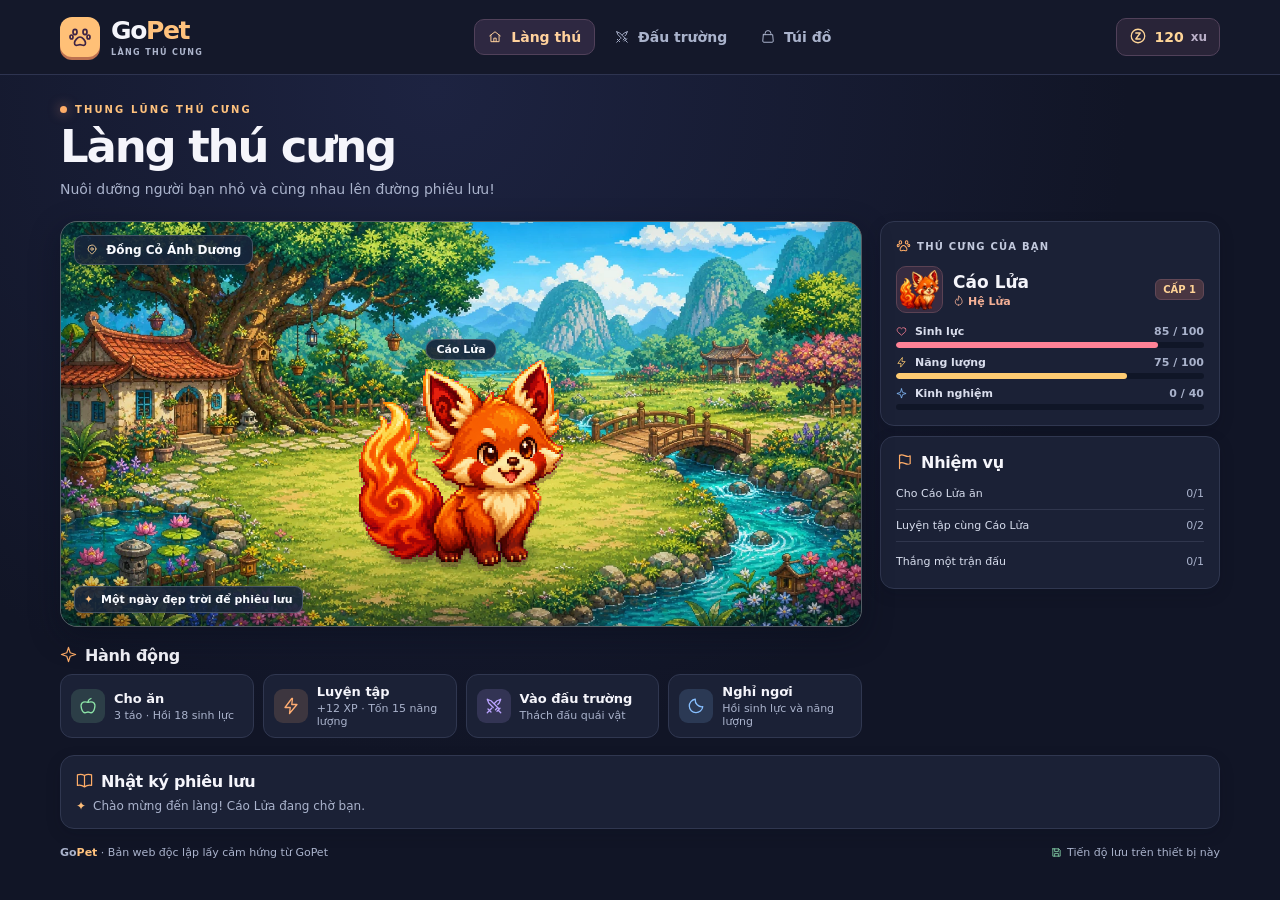
<file: docs/index.html>
<!doctype html>
<html lang="vi">
<head>
<meta charset="utf-8">
<meta name="viewport" content="width=device-width, initial-scale=1">
<meta name="theme-color" content="#111526">
<title>Làng GoPet — Phiêu lưu cùng thú cưng</title>
<link rel="icon" href="./assets/fox.webp" type="image/webp">
<link rel="stylesheet" href="./style.css">
</head>
<body>
<header class="top"><div class="shell top-inner">
 <a class="brand" href="#lang" aria-label="Làng GoPet, về làng"><span class="crest" data-icon="paw"></span><span>Go<span class="accent">Pet</span><small>LÀNG THÚ CƯNG</small></span></a>
 <nav class="nav" aria-label="Khu vực"><a href="#lang" data-route="lang"><span data-icon="home"></span> Làng thú</a><a href="#dau-truong" data-route="dau-truong"><span data-icon="swords"></span> Đấu trường</a><a href="#tui-do" data-route="tui-do"><span data-icon="bag"></span> Túi đồ</a></nav>
 <div class="wallet" title="Xu của bạn"><span data-icon="coin"></span><span id="coins">120</span><span class="wallet-label">xu</span></div>
</div></header>
<main class="shell">
 <div class="intro"><div class="kicker"><span></span> <span id="place-label">THUNG LŨNG THÚ CƯNG</span></div><h1 id="page-title">Làng thú cưng</h1><p id="page-description">Nuôi dưỡng người bạn nhỏ và cùng nhau lên đường phiêu lưu!</p></div>
 <div class="layout">
  <div class="main-column">
   <section class="scene" id="scene" aria-label="Khung cảnh thung lũng">
    <div class="scene-tag"><span data-icon="map"></span> <span id="scene-label">Đồng Cỏ Ánh Dương</span></div>
    <div class="pet" id="pet"><span class="pet-tag" id="pet-tag">Cáo Lửa</span><div class="shadow"></div><img src="./assets/fox.webp" alt="Cáo Lửa có chiếc đuôi như ngọn lửa"></div>
    <div class="enemy" id="enemy" hidden><span class="pet-tag" id="enemy-tag"></span><progress id="enemy-hp" aria-label="Sinh lực đối thủ"></progress><div class="enemy-icon" id="enemy-icon" aria-hidden="true"></div><div class="shadow"></div></div>
    <div class="scene-hint" id="scene-hint"><span>✦</span> Một ngày đẹp trời để phiêu lưu</div>
   </section>
   <section class="controls" aria-labelledby="action-title"><div class="section-title"><span data-icon="spark"></span><h2 id="action-title">Hành động</h2></div><div class="actions" id="actions"></div></section>
  </div>
  <aside aria-label="Thông tin người chơi">
   <section class="panel stats" aria-labelledby="pet-heading">
    <div class="panel-label"><span data-icon="paw"></span> THÚ CƯNG CỦA BẠN</div>
    <div class="pet-info"><div class="portrait"><img src="./assets/fox.webp" alt=""></div><div><h2 id="pet-heading">Cáo Lửa</h2><div class="pet-type"><span data-icon="flame"></span> Hệ Lửa</div></div><span class="level" id="level">CẤP 1</span></div>
    <div id="meters"></div>
   </section>
   <section class="panel quests" aria-labelledby="quest-title"><div class="section-title"><span data-icon="flag"></span><h2 id="quest-title">Nhiệm vụ</h2></div><div id="quests"></div></section>
  </aside>
 </div>
 <section class="panel journal" aria-labelledby="journal-title"><div class="section-title"><span data-icon="book"></span><h2 id="journal-title">Nhật ký phiêu lưu</h2></div><ul id="journal" aria-live="polite"></ul></section>
</main>
<footer class="shell"><span><strong>Go<span class="accent">Pet</span></strong> · Bản web độc lập lấy cảm hứng từ GoPet</span><span class="saved"><span data-icon="save"></span> <span id="save-label">Tiến độ lưu trên thiết bị này</span></span></footer>
<script type="module" src="./app.mjs"></script>
</body>
</html>
</file>
<file: docs/style.css>
:root{font-family:system-ui,-apple-system,"Segoe UI",sans-serif;color:#f5f5fb;background:#111526;--bg:#111526;--panel:#1b2136;--edge:#303750;--muted:#aab3cc;--accent:#ffc27d;--warm:#ffad68;color-scheme:dark}*{box-sizing:border-box}[hidden]{display:none!important}body{margin:0;background:radial-gradient(ellipse at 34% 10%,#1d2341 0%,transparent 58%),var(--bg);min-height:100vh}.shell{width:min(1160px,calc(100% - 64px));margin-inline:auto}a{color:inherit;text-decoration:none}button{font:inherit;color:inherit}svg{width:1em;height:1em;vertical-align:-.11em;display:inline-block}.top{background:#14182a;border-bottom:1px solid #2e3450}.top-inner{display:flex;align-items:center;justify-content:space-between;min-height:74px;gap:20px}.brand{display:flex;align-items:center;gap:11px;font-size:25px;font-weight:850;line-height:1;letter-spacing:-.055em;white-space:nowrap}.brand small{display:block;margin-top:6px;color:#adb5cc;font-size:8px;font-weight:750;letter-spacing:.17em}.crest{width:40px;height:40px;display:grid;place-items:center;border-radius:12px;background:#ffc077;color:#3e2445;font-size:24px;box-shadow:0 3px 0 #bd7150}.accent{color:var(--accent)}.nav{display:flex;gap:6px;align-items:center}.nav a{border:1px solid transparent;color:var(--muted);font-size:14px;font-weight:700;padding:9px 13px;border-radius:10px;white-space:nowrap}.nav a:hover,.nav a[aria-current=page]{background:#2e2841;color:#ffd19c;border-color:#51415a}.nav svg{margin-right:4px}.wallet{display:flex;align-items:center;gap:7px;padding:8px 12px;border:1px solid #51415a;border-radius:10px;background:#292438;color:#ffd698;font-weight:800;font-size:14px;white-space:nowrap}.wallet svg{font-size:18px}.wallet-label{font-size:12px;color:#b9afc7}.intro{margin:29px 0 21px}.kicker{display:flex;align-items:center;gap:8px;color:var(--accent);font-size:10px;letter-spacing:.21em;font-weight:850}.kicker>span:first-child{width:7px;height:7px;border-radius:50%;background:var(--warm);box-shadow:0 0 12px #fa9f7c9e}.intro h1{font-size:clamp(30px,4.2vw,45px);letter-spacing:-.048em;line-height:1.12;margin:7px 0 7px}.intro p{color:var(--muted);margin:0;font-size:14px;line-height:1.5}.layout{display:grid;grid-template-columns:minmax(0,2.36fr) minmax(290px,1fr);gap:18px}.main-column,aside{min-width:0}.scene{height:clamp(300px,34vw,406px);border:1px solid #545d65;border-radius:17px;position:relative;isolation:isolate;overflow:hidden;background:#376f54 url('./assets/village.webp') center 61%/cover no-repeat;box-shadow:0 10px 30px #080c1866}.scene::after{content:"";position:absolute;inset:0;z-index:-1;pointer-events:none;box-shadow:inset 0 -32px 70px #0b142356}.scene-tag,.scene-hint,.pet-tag{color:#f9fbff;background:#18253be8;border:1px solid #e9f6ff38;box-shadow:0 4px 12px #09132140;font-weight:750}.scene-tag{position:absolute;top:13px;left:13px;border-radius:9px;font-size:12px;padding:7px 11px}.scene-tag svg{color:#fbd097;margin-right:4px}.scene-hint{position:absolute;bottom:13px;left:13px;border-radius:8px;padding:6px 9px;font-size:11px}.scene-hint span{color:var(--accent);margin-right:4px}.pet,.enemy{position:absolute;left:50%;bottom:15%;transform:translateX(-50%);width:clamp(132px,17vw,206px);text-align:center;transition:left .35s}.pet img{display:block;width:100%;aspect-ratio:1;object-fit:contain;position:relative;filter:drop-shadow(0 5px 0 #502a2a5c);animation:bob 3s ease-in-out infinite}.pet-tag{position:absolute;bottom:100%;left:50%;transform:translateX(-50%);z-index:1;border-radius:70px;padding:3px 10px;font-size:11px;white-space:nowrap}.shadow{position:absolute;bottom:0;left:12%;width:76%;height:13%;border-radius:50%;background:#27402175;filter:blur(5px)}.scene.fight .pet{left:31%}.enemy{left:69%;width:clamp(108px,15vw,170px);bottom:18%}.enemy-icon{position:relative;font-size:clamp(66px,10vw,135px);line-height:1.15;z-index:1;filter:drop-shadow(0 6px 0 #382e2957)}.enemy progress{position:absolute;top:0;left:18%;width:64%;height:7px;z-index:2;accent-color:#ff6c83}.enemy .pet-tag{margin-bottom:5px}.controls{margin-top:18px}.section-title{display:flex;align-items:center;gap:8px}.section-title>span{color:var(--warm);font-size:17px}.section-title h2{font-size:16px;margin:0;letter-spacing:-.02em}.actions{display:grid;grid-template-columns:repeat(auto-fit,minmax(min(100%,174px),1fr));gap:9px;margin-top:9px}.action{border:1px solid var(--edge);background:var(--panel);border-radius:12px;display:flex;align-items:center;text-align:left;gap:9px;min-height:63px;padding:9px 10px;cursor:pointer}.action:hover:not(:disabled){border-color:#a5766e;background:#2a2e46}.action:disabled{opacity:.5;cursor:not-allowed}.action strong,.action small{display:block}.action strong{font-size:13px}.action small{font-size:11px;color:var(--muted);margin-top:3px}.action .action-icon{width:34px;height:34px;flex:0 0 34px;display:grid;place-items:center;border-radius:9px;font-size:18px;color:var(--tone);background:color-mix(in srgb,var(--tone) 15%,transparent)}.panel{border:1px solid var(--edge);border-radius:14px;background:var(--panel);padding:15px;box-shadow:0 5px 15px #070b1826}.panel-label{color:#c2c9dd;font-size:10px;font-weight:850;letter-spacing:.12em;display:flex;align-items:center;gap:6px}.panel-label span{font-size:15px;color:var(--warm)}.pet-info{display:flex;align-items:center;gap:10px;margin:11px 0 12px}.portrait{width:47px;height:47px;background:#362b41;border:1px solid #5b4253;border-radius:10px;display:grid;place-items:center;flex:none}.portrait img{width:40px;height:40px;object-fit:contain}.pet-info h2{font-size:17px;line-height:1.2;margin:0 0 3px;white-space:nowrap}.pet-type{font-size:11px;color:#f4b096;font-weight:650}.level{margin-left:auto;font-size:10px;font-weight:850;color:#ffd396;background:#493642;border:1px solid #624856;border-radius:6px;padding:4px 7px;white-space:nowrap}.meter+.meter{margin-top:8px}.meter label{display:flex;justify-content:space-between;color:#d9ddec;font-size:11px;font-weight:650;margin-bottom:4px}.meter label span:last-child{color:var(--muted);font-variant-numeric:tabular-nums}.meter label svg{color:var(--tone);margin-right:4px}.meter progress{display:block;border:0;width:100%;height:6px;border-radius:50px;background:#101627;overflow:hidden;color:var(--tone);appearance:none}.meter progress::-webkit-progress-bar{background:#101627}.meter progress::-webkit-progress-value{background:var(--tone);border-radius:50px}.meter progress::-moz-progress-bar{background:var(--tone);border-radius:50px}.quests{margin-top:10px}.quest{display:flex;align-items:center;justify-content:space-between;gap:6px;font-size:11px;border-top:1px solid #30364d;padding:7px 0;color:#d8deee;min-height:32px}.quest:first-child{border-top:0;margin-top:5px}.quest:last-child{padding-bottom:0}.quest span:last-child{color:var(--muted);white-space:nowrap}.quest button{background:#4b3843;border:1px solid #655060;border-radius:5px;padding:2px 5px;color:#ffdcaa;font-weight:750;cursor:pointer;font-size:10px}.quest .claimed{color:#91dfad!important}.journal{margin-top:17px}.journal ul{margin:8px 0 0;padding:0;list-style:none;display:grid;gap:5px;font-size:12px;color:var(--muted)}.journal li::before{content:'✦';margin-right:7px;color:#ffbe7a}footer{display:flex;justify-content:space-between;gap:10px;flex-wrap:wrap;padding:17px 0 22px;color:var(--muted);font-size:11px}.saved{display:flex;align-items:center;gap:5px}.saved span:first-child{color:#90e2b5}a:focus-visible,button:focus-visible{outline:2px solid #ffc27d;outline-offset:3px}@keyframes bob{50%{transform:translateY(-5px)}}@media(max-width:790px){.shell{width:calc(100% - 32px)}.layout{grid-template-columns:1fr}aside{display:grid;grid-template-columns:1fr 1fr;gap:10px;align-items:start}.quests{margin:0}.scene{height:clamp(245px,59vw,410px)}.pet{width:clamp(120px,25vw,190px)}}@media(max-width:510px){.top-inner{flex-wrap:wrap;gap:10px;padding-top:10px}.nav{order:3;width:100%;justify-content:center;padding-bottom:8px}.nav a{padding-inline:8px;font-size:12px}.intro{margin-top:21px}aside{grid-template-columns:1fr}.actions{grid-template-columns:1fr}.scene-hint{font-size:10px}}@media(prefers-reduced-motion:reduce){*,*::before,*::after{animation:none!important;transition:none!important}}
.scene.evolved .pet img{filter:drop-shadow(0 0 13px #ffdd70) drop-shadow(0 5px 0 #502a2a5c)}.quest button:disabled{opacity:.5;cursor:not-allowed}
</file>
